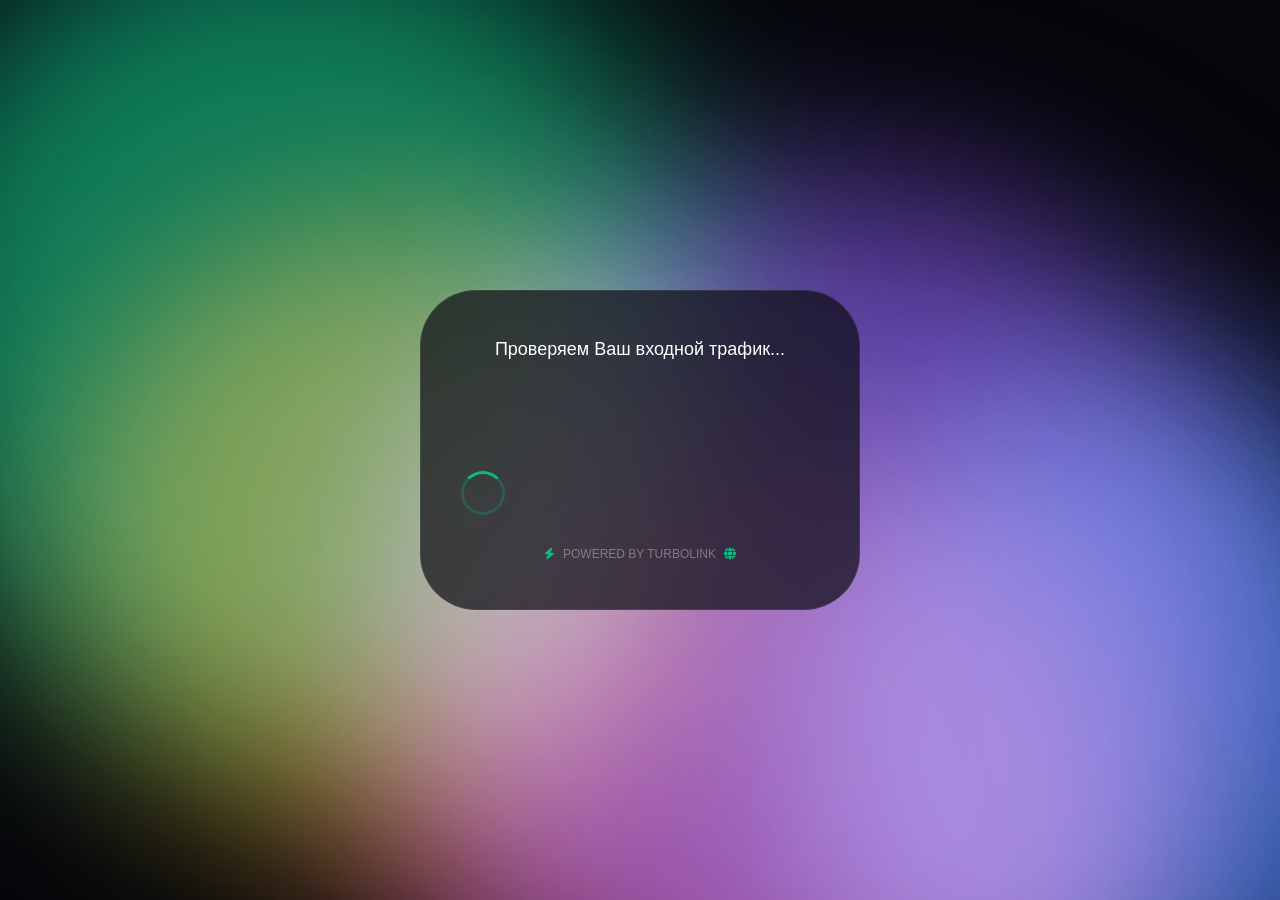
<file: index.html>
<!DOCTYPE html>
<html lang="ru">
<head>
  <meta charset="UTF-8">
  <meta name="viewport" content="width=device-width, initial-scale=1.0">
  <title>Проверка — TurboLink VPN</title>
  <link rel="stylesheet" href="https://cdnjs.cloudflare.com/ajax/libs/font-awesome/6.5.1/css/all.min.css">
  <style>
    *{margin:0;padding:0;box-sizing:border-box}
    body{font-family:-apple-system,'Inter',sans-serif;min-height:100vh;background:#05050A;display:flex;align-items:center;justify-content:center;position:relative;overflow:hidden}
    .liquid-bg{position:fixed;inset:0;z-index:0;pointer-events:none}
    .blob{position:absolute;border-radius:50%;filter:blur(90px);opacity:0.65;mix-blend-mode:screen;animation:floatBlob 12s infinite alternate}
    .blob-1{background:#10B981;width:65vw;height:65vw;top:-10%;left:-10%;animation-duration:10s}
    .blob-2{background:#3B82F6;width:55vw;height:55vw;bottom:-20%;right:-15%;animation-duration:11s;animation-delay:-2s}
    .blob-3{background:#8B5CF6;width:70vw;height:70vw;top:20%;left:30%;animation-duration:9s;animation-delay:-4s}
    .blob-4{background:#F59E0B;width:50vw;height:50vw;bottom:5%;left:5%;animation-duration:13s;animation-delay:-6s;opacity:0.5}
    .blob-5{background:#EF4444;width:60vw;height:60vw;top:50%;right:10%;animation-duration:14s;animation-delay:-8s;opacity:0.4}
    @keyframes floatBlob{0%{transform:translate(0,0) scale(1)}20%{transform:translate(15%,-10%) scale(1.15)}40%{transform:translate(-8%,18%) scale(0.9)}60%{transform:translate(20%,12%) scale(1.1)}80%{transform:translate(-12%,-15%) scale(0.95)}100%{transform:translate(8%,-8%) scale(1.05)}}
    .glass-capsule{position:relative;z-index:20;background:rgba(12,12,18,0.7);backdrop-filter:blur(40px);border-radius:56px;border:1px solid rgba(255,255,255,0.08);padding:48px 40px;width:90%;max-width:440px;text-align:center}
    .message-line{min-height:100px;margin-bottom:32px}
    .dynamic-text{font-size:18px;font-weight:500;color:#fff;opacity:1;transition:opacity .4s}
    .dynamic-text.fade-out{opacity:0}
    .spinner-ring{width:44px;height:44px;border:3px solid rgba(16,185,129,.25);border-top:3px solid #10B981;border-radius:50%;animation:spin .7s linear infinite;margin-bottom:32px}
    @keyframes spin{0%{transform:rotate(0)}100%{transform:rotate(360deg)}}
    .check-icon{font-size:72px;color:#10B981;margin-bottom:24px;animation:checkPop .5s forwards;transform:scale(0)}
    @keyframes checkPop{0%{transform:scale(0);opacity:0}80%{transform:scale(1.2)}100%{transform:scale(1);opacity:1}}
    .powered{margin-top:24px;font-size:12px;color:rgba(255,255,255,.35);display:flex;align-items:center;justify-content:center;gap:8px}
    .powered i{color:#10B981}
  </style>
</head>
<body>
<div class="liquid-bg">
  <div class="blob blob-1"></div><div class="blob blob-2"></div><div class="blob blob-3"></div><div class="blob blob-4"></div><div class="blob blob-5"></div>
</div>
<div class="glass-capsule" id="capsule">
  <div class="message-line" id="messageLine">
    <div class="dynamic-text" id="firstMessage">Проверяем Ваш входной трафик...</div>
  </div>
  <div class="spinner-ring"></div>
  <div class="powered"><i class="fa-solid fa-bolt"></i> POWERED BY TURBOLINK <i class="fa-solid fa-globe"></i></div>
</div>
<script>
  (function(){
    const messages = ['Анализируем сетевое подключение...','Настраиваем защищённый туннель...','Сканируем активность...','Оптимизируем маршрут...','Проверяем шифрование...','Калибруем VPN-канал...'];
    let idx = 0;
    const msgEl = document.getElementById('firstMessage');
    const interval = setInterval(() => {
      msgEl.style.opacity = '0';
      setTimeout(() => {
        idx = (idx + 1) % messages.length;
        msgEl.textContent = messages[idx];
        msgEl.style.opacity = '1';
      }, 200);
    }, 2100);
    setTimeout(() => {
      clearInterval(interval);
      const capsule = document.getElementById('capsule');
      capsule.innerHTML = '<div class="check-icon"><i class="fa-solid fa-circle-check"></i></div><div style="color:#10B981;font-size:14px;margin-top:8px;font-weight:500;">Вход подтверждён</div><div class="powered"><i class="fa-solid fa-bolt"></i> POWERED BY TURBOLINK <i class="fa-solid fa-globe"></i></div>';
      setTimeout(() => {
        sessionStorage.setItem('turbolink_checked', 'true');
        window.location.href = 'home.html';
      }, 900);
    }, 6200);
  })();
</script>
</body>
</html>
</file>
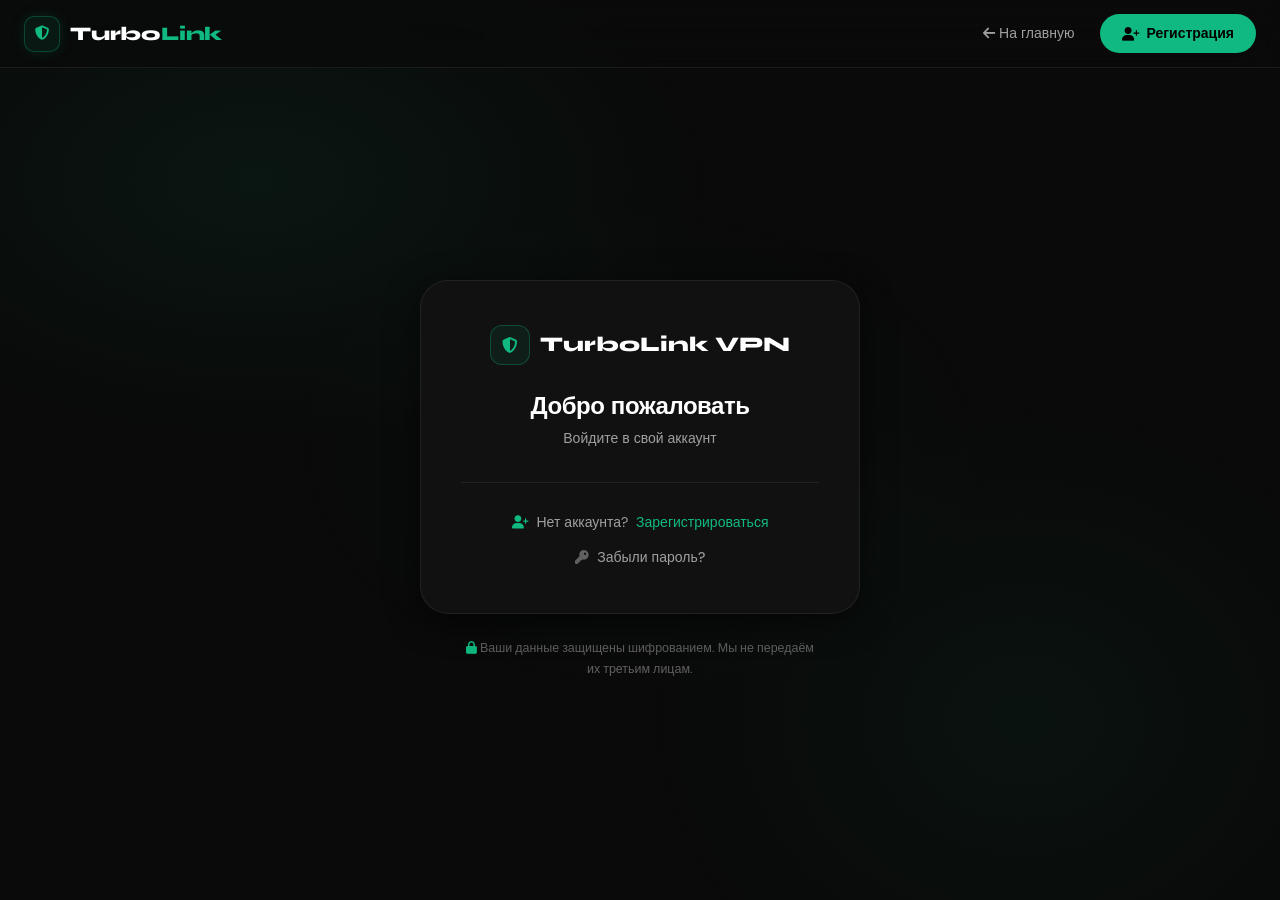
<file: dashboard.html>
<!DOCTYPE html>
<html lang="ru">
<head>
  <meta charset="UTF-8" />
  <meta name="viewport" content="width=device-width, initial-scale=1.0" />
  <title>Личный кабинет — TurboLink VPN</title>

  <link rel="icon" href="favicon.svg" type="image/svg+xml" />
  <link rel="stylesheet" href="https://cdnjs.cloudflare.com/ajax/libs/font-awesome/6.5.1/css/all.min.css" />
  <link rel="stylesheet" href="style.css" />

  <script defer src="https://cdn.userfront.com/@userfront/toolkit@latest/dist/web-component.umd.js"></script>
  <script defer src="script.js"></script>
</head>
<body>

<div class="bg-canvas">
  <div class="blob blob-1"></div>
  <div class="blob blob-2"></div>
  <div class="blob blob-3"></div>
  <div class="blob blob-4"></div>
  <div class="blob blob-5"></div>
</div>

<div class="page-wrapper">

  <!-- NAV -->
  <nav class="nav">
    <a href="index.html" class="nav-logo">
      <div class="nav-logo-icon"><i class="fa-solid fa-shield-halved"></i></div>
      <span class="nav-logo-text">Turbo<span>Link</span></span>
    </a>
    <div class="nav-links">
      <a href="index.html" class="nav-link"><i class="fa-solid fa-house"></i> Главная</a>
      <a href="index.html#pricing" class="nav-link"><i class="fa-solid fa-tag"></i> Тарифы</a>
      <a href="servers.html" class="nav-link"><i class="fa-solid fa-server"></i> Серверы</a>
      <a href="https://t.me/turbovpnlink_bot" target="_blank" class="btn-nav-secondary">
        <i class="fa-brands fa-telegram"></i> Бот
      </a>
      <button onclick="logout()" class="btn-nav-secondary" style="cursor:pointer;">
        <i class="fa-solid fa-right-from-bracket"></i> Выйти
      </button>
    </div>
    <button class="nav-toggle" id="nav-toggle"><i class="fa-solid fa-bars"></i></button>
  </nav>

  <div class="nav-drawer" id="nav-drawer">
    <a href="index.html"><i class="fa-solid fa-house"></i> Главная</a>
    <a href="index.html#pricing"><i class="fa-solid fa-tag"></i> Тарифы</a>
    <a href="servers.html"><i class="fa-solid fa-server"></i> Серверы</a>
    <a href="https://t.me/turbovpnlink_bot" target="_blank"><i class="fa-brands fa-telegram"></i> Telegram-бот</a>
    <button onclick="logout()" style="color:var(--text-2)!important;"><i class="fa-solid fa-right-from-bracket"></i> Выйти</button>
  </div>

  <!-- DASHBOARD -->
  <main class="dashboard-page">

    <!-- Greeting -->
    <div class="dashboard-greeting">
      <h1>Добро пожаловать, <span id="dash-email">...</span>!</h1>
      <p><i class="fa-solid fa-calendar-day" style="color:var(--accent);"></i> Сегодня <span id="dash-date"></span></p>
    </div>

    <!-- Grid -->
    <div class="dashboard-grid">

      <!-- User info card -->
      <div class="dash-card" style="animation-delay:.05s">
        <div class="dash-card-header">
          <div class="dash-card-icon"><i class="fa-solid fa-user"></i></div>
          <div class="dash-card-title">Профиль</div>
        </div>
        <div class="user-info-row">
          <div class="user-avatar" id="dash-avatar">U</div>
          <div>
            <div class="user-email" id="dash-email-info">...</div>
            <div class="user-since">Аккаунт активен</div>
          </div>
        </div>
        <div style="margin-top:18px;">
          <div class="status-dot">VPN доступен</div>
        </div>
      </div>

      <!-- Stats card -->
      <div class="dash-card" style="animation-delay:.1s">
        <div class="dash-card-header">
          <div class="dash-card-icon"><i class="fa-solid fa-chart-simple"></i></div>
          <div class="dash-card-title">Статистика</div>
        </div>
        <div style="display:grid;grid-template-columns:1fr 1fr;gap:16px;margin-top:4px;">
          <div style="text-align:center;padding:14px;background:var(--bg);border:1px solid var(--border);border-radius:10px;">
            <div style="font-family:var(--font-head);font-size:1.6rem;font-weight:800;color:var(--accent);" id="orders-count">0</div>
            <div style="font-size:.75rem;color:var(--text-3);margin-top:2px;">Заказов</div>
          </div>
          <div style="text-align:center;padding:14px;background:var(--bg);border:1px solid var(--border);border-radius:10px;">
            <div style="font-family:var(--font-head);font-size:1.6rem;font-weight:800;color:var(--accent);">27</div>
            <div style="font-size:.75rem;color:var(--text-3);margin-top:2px;">Серверов</div>
          </div>
        </div>
      </div>

      <!-- Bot CTA — full width -->
      <div class="dash-card accent-border span-2" style="animation-delay:.15s">
        <div class="dash-card-header">
          <div class="dash-card-icon"><i class="fa-brands fa-telegram"></i></div>
          <div class="dash-card-title">Купить или управлять подпиской</div>
        </div>
        <div class="bot-cta-inner">
          <div class="bot-cta-text">
            <h3>Telegram-бот для управления VPN</h3>
            <p>Покупка тарифов, получение ключей и управление подпиской — всё через бот <strong>@turbovpnlink_bot</strong></p>
          </div>
          <a href="https://t.me/turbovpnlink_bot" target="_blank" class="btn btn-primary">
            <i class="fa-brands fa-telegram"></i> Перейти в бот
          </a>
        </div>
      </div>

      <!-- Quick buy — full width -->
      <div class="dash-card span-2" style="animation-delay:.2s">
        <div class="dash-card-header">
          <div class="dash-card-icon"><i class="fa-solid fa-tag"></i></div>
          <div class="dash-card-title">Быстрая покупка</div>
        </div>
        <div style="display:flex;gap:10px;flex-wrap:wrap;">
          <button class="btn btn-ghost btn-sm" onclick="handleBuy('14 дней', 115.36)">
            <i class="fa-solid fa-calendar-days"></i> 14 дней — 115.36₽
          </button>
          <button class="btn btn-ghost btn-sm" onclick="handleBuy('1 месяц', 134.45)">
            <i class="fa-solid fa-calendar-days"></i> 1 месяц — 134.45₽
          </button>
          <button class="btn btn-secondary btn-sm" onclick="handleBuy('3 месяца', 260.22)">
            <i class="fa-solid fa-fire"></i> 3 месяца — 260.22₽
          </button>
          <button class="btn btn-ghost btn-sm" onclick="handleBuy('6 месяцев', 327.88)">
            <i class="fa-solid fa-calendar-days"></i> 6 мес — 327.88₽
          </button>
          <button class="btn btn-ghost btn-sm" onclick="handleBuy('12 месяцев', 601.98)">
            <i class="fa-solid fa-calendar-days"></i> 12 мес — 601.98₽
          </button>
        </div>
      </div>

      <!-- Orders — full width -->
      <div class="dash-card span-2" style="animation-delay:.25s">
        <div class="dash-card-header">
          <div class="dash-card-icon"><i class="fa-solid fa-clock-rotate-left"></i></div>
          <div class="dash-card-title">История заказов</div>
        </div>
        <div id="orders-container">
          <div class="orders-empty">
            <i class="fa-solid fa-box-open"></i>
            <p>Заказов пока нет</p>
            <p style="font-size:.8rem;margin-top:4px;color:var(--text-3);">Купите тариф выше — он появится здесь</p>
          </div>
        </div>
      </div>

      <!-- Info card -->
      <div class="dash-card span-2" style="background:linear-gradient(120deg,rgba(16,185,129,.07) 0%,var(--card) 60%);border-color:var(--border-accent);animation-delay:.3s">
        <div style="display:flex;gap:16px;align-items:flex-start;flex-wrap:wrap;">
          <i class="fa-solid fa-circle-info" style="color:var(--accent);font-size:1.4rem;margin-top:2px;flex-shrink:0;"></i>
          <div>
            <h3 style="font-family:var(--font-head);font-size:1rem;font-weight:700;margin-bottom:6px;">Как получить ключ VPN?</h3>
            <p style="font-size:.875rem;color:var(--text-2);line-height:1.7;">
              Выберите тариф выше → нажмите «Купить» → вас перенаправит в Telegram-бот
              <a href="https://t.me/turbovpnlink_bot" target="_blank" style="color:var(--accent)">@turbovpnlink_bot</a>,
              где вы оплатите и мгновенно получите ключ для подключения.
            </p>
          </div>
        </div>
      </div>

    </div><!-- /dashboard-grid -->

    <!-- Logout -->
    <div style="text-align:center;margin-top:20px;padding-bottom:20px;">
      <button onclick="logout()" class="btn btn-ghost btn-sm" style="color:var(--text-3);">
        <i class="fa-solid fa-right-from-bracket"></i> Выйти из аккаунта
      </button>
    </div>

  </main>

</div><!-- /page-wrapper -->

<script>
  // Set today's date
  document.addEventListener('DOMContentLoaded', () => {
    const dateEl = document.getElementById('dash-date');
    if (dateEl) {
      dateEl.textContent = new Date().toLocaleDateString('ru-RU', {
        weekday: 'long', day: 'numeric', month: 'long'
      });
    }
    // Update orders count
    const orders = JSON.parse(localStorage.getItem('tl_orders') || '[]');
    const countEl = document.getElementById('orders-count');
    if (countEl) countEl.textContent = orders.length;
  });
</script>
</body>
  </html>
</file>
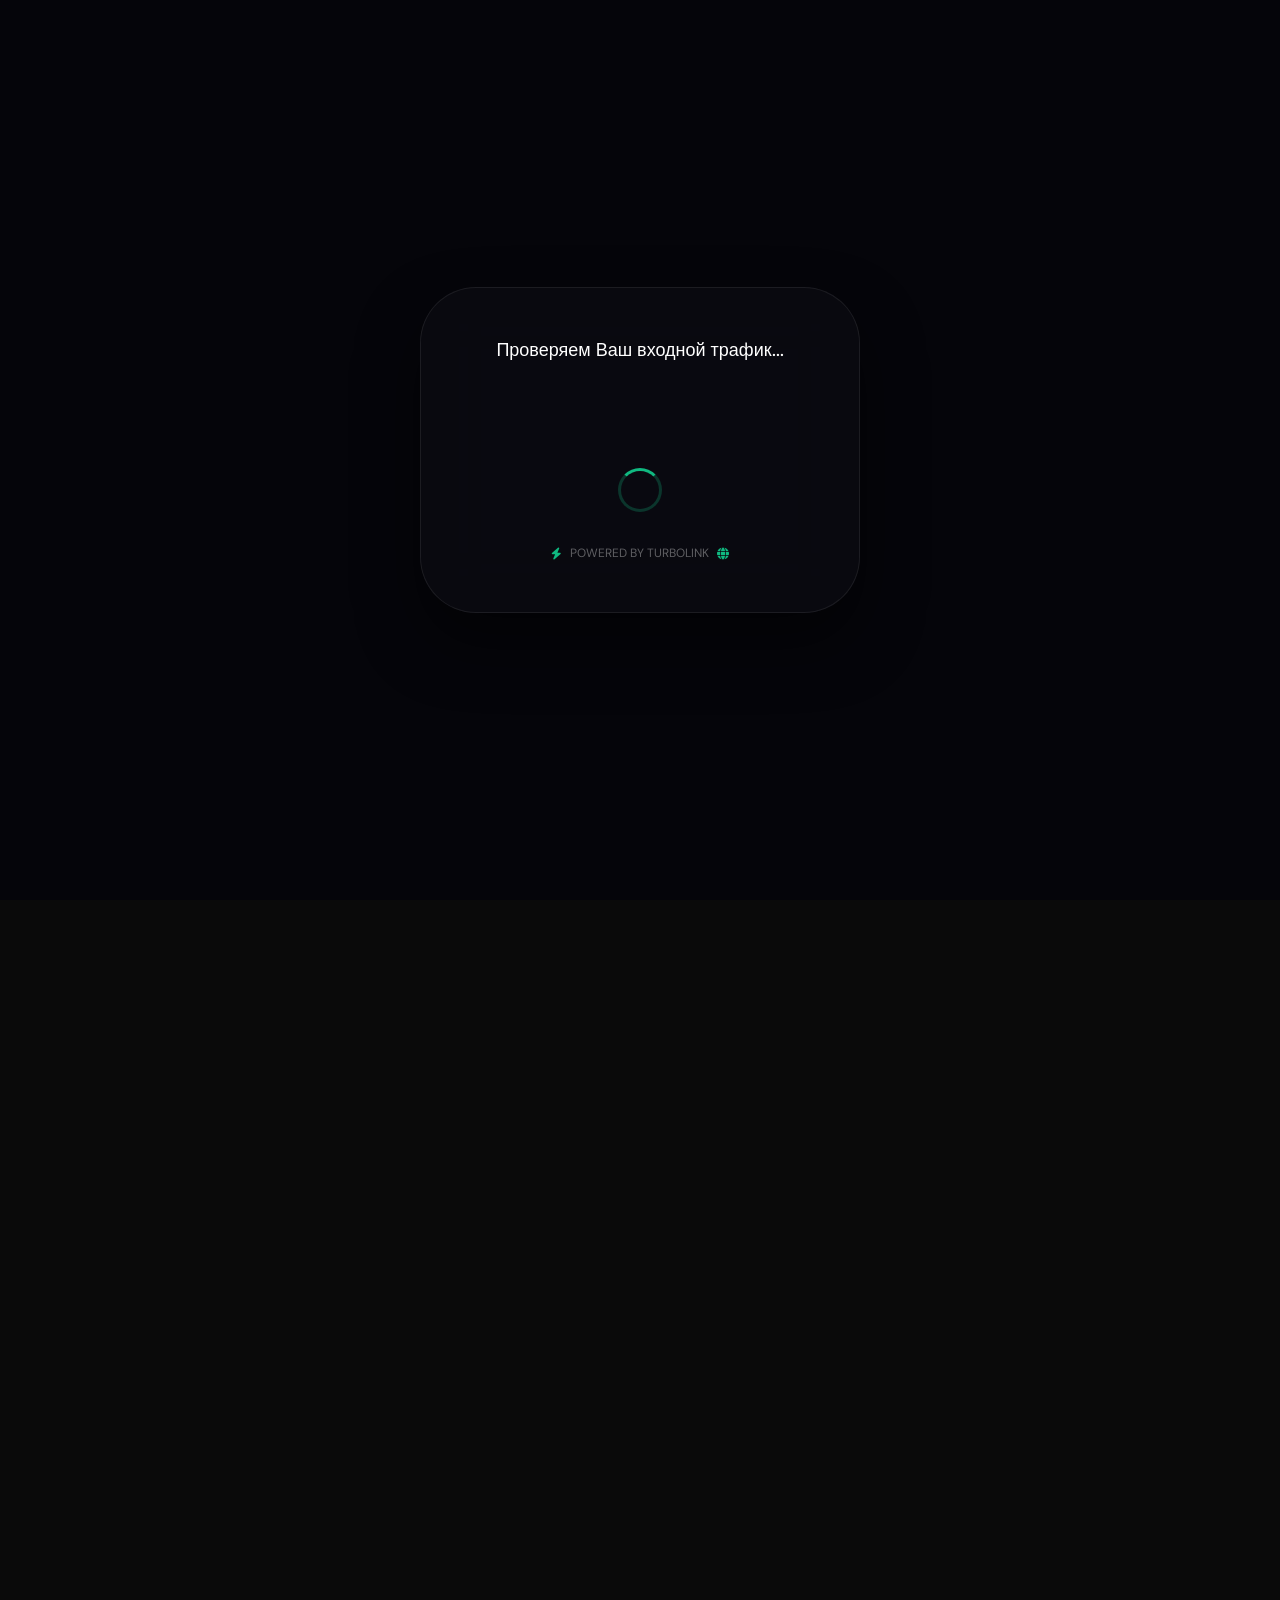
<file: home.html>
<!DOCTYPE html>
<html lang="ru">
<head>
  <meta charset="UTF-8" />
  <meta name="viewport" content="width=device-width, initial-scale=1.0" />
  <title>TurboLink VPN — Быстрый и безопасный VPN</title>
  <meta name="description" content="TurboLink VPN — безлимитный VPN с 27 серверами, обходом блокировок DPI, поддержкой до 5 устройств. От 32₽." />

  <link rel="icon" href="favicon.svg" type="image/svg+xml" />
  <link rel="stylesheet" href="https://cdnjs.cloudflare.com/ajax/libs/font-awesome/6.5.1/css/all.min.css" />
  <link rel="stylesheet" href="style.css" />

  <script defer src="https://cdn.userfront.com/@userfront/toolkit@latest/dist/web-component.umd.js"></script>
  <script defer src="script.js"></script>
</head>
<body>

<script>
  // ПРОВЕРКА: если нет отметки — показываем анимацию и ставим отметку
  if (!sessionStorage.getItem('turbolink_checked')) {
    // Блокируем показ страницы
    document.documentElement.style.visibility = 'hidden';
    
    // Создаём оверлей с анимацией
    const overlay = document.createElement('div');
    overlay.id = 'verification-overlay';
    overlay.style.cssText = `
      position: fixed;
      top: 0;
      left: 0;
      width: 100%;
      height: 100%;
      background: #05050A;
      z-index: 9999;
      display: flex;
      align-items: center;
      justify-content: center;
      visibility: visible;
    `;
    
    overlay.innerHTML = `
      <div style="position: relative; z-index: 20; background: rgba(12, 12, 18, 0.7); backdrop-filter: blur(40px) saturate(180%); border-radius: 56px; border: 1px solid rgba(255, 255, 255, 0.08); box-shadow: 0 30px 60px rgba(0, 0, 0, 0.5); padding: 48px 40px; width: 90%; max-width: 440px; text-align: center;">
        <div style="min-height: 100px; margin-bottom: 32px;">
          <div id="checkMessage" style="font-size: 18px; font-weight: 500; color: #ffffff;">Проверяем Ваш входной трафик...</div>
        </div>
        <div style="display: flex; align-items: center; justify-content: center; margin-bottom: 32px;">
          <div style="width: 44px; height: 44px; border: 3px solid rgba(16, 185, 129, 0.25); border-top: 3px solid #10B981; border-radius: 50%; animation: spin 0.7s linear infinite;"></div>
        </div>
        <div style="font-size: 12px; color: rgba(255, 255, 255, 0.35); display: flex; align-items: center; justify-content: center; gap: 8px;">
          <i class="fa-solid fa-bolt" style="color:#10B981"></i> POWERED BY TURBOLINK <i class="fa-solid fa-globe" style="color:#10B981"></i>
        </div>
      </div>
      <style>
        @keyframes spin {
          0% { transform: rotate(0deg); }
          100% { transform: rotate(360deg); }
        }
      </style>
    `;
    
    document.body.appendChild(overlay);
    
    // Анимация смены сообщений
    const messages = [
      'Анализируем сетевое подключение...',
      'Настраиваем защищённый туннель...',
      'Сканируем активность...',
      'Оптимизируем маршрут...',
      'Проверяем шифрование...',
      'Калибруем VPN-канал...'
    ];
    
    let msgIndex = 0;
    const msgElement = document.getElementById('checkMessage');
    
    const msgInterval = setInterval(() => {
      if (msgElement) {
        msgElement.style.opacity = '0';
        setTimeout(() => {
          msgIndex = (msgIndex + 1) % messages.length;
          msgElement.textContent = messages[msgIndex];
          msgElement.style.opacity = '1';
        }, 200);
      }
    }, 2100);
    
    // Через 6 секунд — галочка и редирект
    setTimeout(() => {
      clearInterval(msgInterval);
      if (overlay) {
        overlay.innerHTML = `
          <div style="position: relative; z-index: 20; background: rgba(12, 12, 18, 0.7); backdrop-filter: blur(40px) saturate(180%); border-radius: 56px; border: 1px solid rgba(255, 255, 255, 0.08); box-shadow: 0 30px 60px rgba(0, 0, 0, 0.5); padding: 48px 40px; width: 90%; max-width: 440px; text-align: center;">
            <div style="font-size: 72px; color: #10B981; margin-bottom: 24px; animation: checkPop 0.5s cubic-bezier(0.34, 1.56, 0.64, 1) forwards; transform: scale(0);">
              <i class="fa-solid fa-circle-check"></i>
            </div>
            <div style="color: #10B981; font-size: 14px; margin-top: 8px; font-weight: 500;">Вход подтверждён</div>
            <div style="margin-top: 24px; font-size: 12px; color: rgba(255, 255, 255, 0.35);">
              <i class="fa-solid fa-bolt" style="color:#10B981"></i> POWERED BY TURBOLINK <i class="fa-solid fa-globe" style="color:#10B981"></i>
            </div>
          </div>
          <style>
            @keyframes checkPop {
              0% { transform: scale(0); opacity: 0; }
              80% { transform: scale(1.2); }
              100% { transform: scale(1); opacity: 1; }
            }
          </style>
        `;
        
        // Ставим отметку в sessionStorage
        sessionStorage.setItem('turbolink_checked', 'true');
        
        // Показываем страницу и удаляем оверлей
        setTimeout(() => {
          document.documentElement.style.visibility = 'visible';
          overlay.remove();
        }, 900);
      }
    }, 6000);
  }
</script>

<!-- ── Animated Background ── -->
<div class="bg-canvas">
  <div class="blob blob-1"></div>
  <div class="blob blob-2"></div>
  <div class="blob blob-3"></div>
  <div class="blob blob-4"></div>
  <div class="blob blob-5"></div>
</div>

<div class="page-wrapper">

  <!-- NAV -->
  <nav class="nav">
    <a href="home.html" class="nav-logo">
      <div class="nav-logo-icon"><i class="fa-solid fa-shield-halved"></i></div>
      <span class="nav-logo-text">Turbo<span>Link</span></span>
    </a>

    <div class="nav-links">
      <a href="#features" class="nav-link">Преимущества</a>
      <a href="#pricing"  class="nav-link">Тарифы</a>
      <a href="#faq"      class="nav-link">FAQ</a>
      <a href="servers.html" class="nav-link"><i class="fa-solid fa-server"></i> Серверы</a>
      <a href="login.html"    class="btn-nav-secondary" id="nav-login"><i class="fa-solid fa-right-to-bracket"></i> Войти</a>
      <a href="signup.html"   class="btn-nav-primary"   id="nav-signup"><i class="fa-solid fa-user-plus"></i> Регистрация</a>
      <a href="dashboard.html" class="btn-nav-secondary" id="nav-profile" style="display:none"><i class="fa-solid fa-gauge-high"></i> Кабинет</a>
      <button onclick="logout()" class="btn-nav-secondary" id="nav-logout" style="display:none"><i class="fa-solid fa-right-from-bracket"></i> Выйти</button>
    </div>

    <button class="nav-toggle" id="nav-toggle" aria-label="Меню">
      <i class="fa-solid fa-bars"></i>
    </button>
  </nav>

  <!-- Mobile Drawer -->
  <div class="nav-drawer" id="nav-drawer">
    <a href="#features"><i class="fa-solid fa-star"></i> Преимущества</a>
    <a href="#pricing"><i class="fa-solid fa-tag"></i> Тарифы</a>
    <a href="#faq"><i class="fa-solid fa-circle-question"></i> FAQ</a>
    <a href="servers.html"><i class="fa-solid fa-server"></i> Серверы</a>
    <a href="login.html"    id="drawer-login"><i class="fa-solid fa-right-to-bracket"></i> Войти</a>
    <a href="dashboard.html" id="drawer-profile" style="display:none"><i class="fa-solid fa-gauge-high"></i> Личный кабинет</a>
    <button onclick="logout()" id="drawer-logout" style="display:none"><i class="fa-solid fa-right-from-bracket"></i> Выйти</button>
    <a href="signup.html" class="drawer-primary" id="drawer-signup"><i class="fa-solid fa-user-plus"></i> Зарегистрироваться</a>
  </div>

  <!-- HERO -->
  <section class="hero">
    <div class="hero-badge">
      <i class="fa-solid fa-bolt"></i>
      Молниеносная скорость · Полная анонимность
    </div>

    <h1 class="hero-title">
      Интернет без<br>
      <span class="accent">ограничений</span>
    </h1>

    <p class="hero-subtitle">
      TurboLink VPN — ваш щит в цифровом мире. 27 серверов, обход любых блокировок,
      безлимитный трафик и ноль логов. От <strong style="color:var(--accent)">115.36₽</strong>.
    </p>

    <div class="hero-cta">
      <a href="#pricing" class="btn btn-primary btn-lg">
        <i class="fa-solid fa-rocket"></i> Начать сейчас
      </a>
      <a href="https://t.me/turbovpnlink_bot" target="_blank" class="btn btn-secondary btn-lg">
        <i class="fa-brands fa-telegram"></i> Telegram-бот
      </a>
    </div>

    <div class="hero-stats">
      <div class="hero-stat">
        <div class="hero-stat-num">27</div>
        <div class="hero-stat-label">Серверов</div>
      </div>
      <div class="hero-stat">
        <div class="hero-stat-num">∞</div>
        <div class="hero-stat-label">Трафик</div>
      </div>
      <div class="hero-stat">
        <div class="hero-stat-num">5</div>
        <div class="hero-stat-label">Устройств</div>
      </div>
      <div class="hero-stat">
        <div class="hero-stat-num">0</div>
        <div class="hero-stat-label">Логов</div>
      </div>
    </div>
  </section>

  <div class="section-divider"></div>

  <!-- FEATURES -->
  <section class="section" id="features">
    <div class="section-header">
      <div class="section-tag"><i class="fa-solid fa-sparkles"></i> Преимущества</div>
      <h2 class="section-title">Почему TurboLink?</h2>
      <p class="section-desc">Всё, что нужно для безопасного и свободного интернета</p>
    </div>

    <div class="features-grid">
      <div class="feature-card reveal">
        <div class="feature-icon"><i class="fa-solid fa-globe"></i></div>
        <div class="feature-title">27 серверов по миру</div>
        <div class="feature-desc">Серверы в Европе, Азии, Америке и СНГ. Подключайтесь к любой точке мира за секунды.</div>
      </div>
      <div class="feature-card reveal">
        <div class="feature-icon"><i class="fa-solid fa-shield-halved"></i></div>
        <div class="feature-title">Обход DPI и WhiteList</div>
        <div class="feature-desc">Продвинутый обход глубокой инспекции пакетов. Работает там, где другие VPN падают.</div>
      </div>
      <div class="feature-card reveal">
        <div class="feature-icon"><i class="fa-solid fa-infinity"></i></div>
        <div class="feature-title">Безлимитный трафик</div>
        <div class="feature-desc">Никаких ограничений по скорости и объёму. Стримьте, качайте, общайтесь без лимитов.</div>
      </div>
      <div class="feature-card reveal">
        <div class="feature-icon"><i class="fa-solid fa-eye-slash"></i></div>
        <div class="feature-title">Строгая политика No-Log</div>
        <div class="feature-desc">Мы не храним никаких данных о вашей активности. Полная анонимность гарантирована.</div>
      </div>
      <div class="feature-card reveal">
        <div class="feature-icon"><i class="fa-solid fa-mobile-screen-button"></i></div>
        <div class="feature-title">До 5 устройств</div>
        <div class="feature-desc">Один ключ — пять устройств. iOS, Android, Windows, macOS, Linux и роутеры.</div>
      </div>
      <div class="feature-card reveal">
        <div class="feature-icon"><i class="fa-brands fa-telegram"></i></div>
        <div class="feature-title">Мгновенная выдача</div>
        <div class="feature-desc">Ключ приходит моментально через Telegram-бот после оплаты. Без ожидания.</div>
      </div>
    </div>
  </section>

  <div class="section-divider"></div>

  <!-- PRICING -->
  <section class="section" id="pricing">
    <div class="section-header">
      <div class="section-tag"><i class="fa-solid fa-tag"></i> Тарифы</div>
      <h2 class="section-title">Простые цены</h2>
      <p class="section-desc">Выберите подходящий период. Чем дольше — тем выгоднее.</p>
    </div>

    <div class="pricing-grid">
      <div class="pricing-card reveal">
        <div class="pricing-period">14 дней</div>
        <div class="pricing-price"><span>₽</span>115.36</div>
        <div class="pricing-perday">≈ 8.2₽ / день</div>
        <ul class="pricing-features">
          <li><i class="fa-solid fa-check"></i> 27 серверов</li>
          <li><i class="fa-solid fa-check"></i> Безлимит</li>
          <li><i class="fa-solid fa-check"></i> 5 устройств</li>
          <li><i class="fa-solid fa-check"></i> No-Log</li>
        </ul>
        <button class="btn btn-ghost" onclick="handleBuy('14 дней', 115.36)">Купить</button>
      </div>
      <div class="pricing-card reveal">
        <div class="pricing-discount">−45%</div>
        <div class="pricing-period">1 месяц</div>
        <div class="pricing-price"><span>₽</span>134.45</div>
        <div class="pricing-perday">≈ 4.5₽ / день</div>
        <ul class="pricing-features">
          <li><i class="fa-solid fa-check"></i> 27 серверов</li>
          <li><i class="fa-solid fa-check"></i> Безлимит</li>
          <li><i class="fa-solid fa-check"></i> 5 устройств</li>
          <li><i class="fa-solid fa-check"></i> No-Log</li>
        </ul>
        <button class="btn btn-ghost" onclick="handleBuy('1 месяц', 134.45)">Купить</button>
      </div>
      <div class="pricing-card popular reveal">
        <div class="pricing-badge"><i class="fa-solid fa-fire"></i> Хит продаж</div>
        <div class="pricing-discount">−64%</div>
        <div class="pricing-period">3 месяца</div>
        <div class="pricing-price"><span>₽</span>260.22</div>
        <div class="pricing-perday">≈ 2.9₽ / день</div>
        <ul class="pricing-features">
          <li><i class="fa-solid fa-check"></i> 27 серверов</li>
          <li><i class="fa-solid fa-check"></i> Безлимит</li>
          <li><i class="fa-solid fa-check"></i> 5 устройств</li>
          <li><i class="fa-solid fa-check"></i> No-Log</li>
        </ul>
        <button class="btn btn-primary" onclick="handleBuy('3 месяца', 260.22)">Купить</button>
      </div>
      <div class="pricing-card reveal">
        <div class="pricing-discount">−77%</div>
        <div class="pricing-period">6 месяцев</div>
        <div class="pricing-price"><span>₽</span>327.88</div>
        <div class="pricing-perday">≈ 1.8₽ / день</div>
        <ul class="pricing-features">
          <li><i class="fa-solid fa-check"></i> 27 серверов</li>
          <li><i class="fa-solid fa-check"></i> Безлимит</li>
          <li><i class="fa-solid fa-check"></i> 5 устройств</li>
          <li><i class="fa-solid fa-check"></i> No-Log</li>
        </ul>
        <button class="btn btn-ghost" onclick="handleBuy('6 месяцев', 327.88)">Купить</button>
      </div>
      <div class="pricing-card reveal">
        <div class="pricing-discount">−79%</div>
        <div class="pricing-period">12 месяцев</div>
        <div class="pricing-price"><span>₽</span>601.98</div>
        <div class="pricing-perday">≈ 1.6₽ / день</div>
        <ul class="pricing-features">
          <li><i class="fa-solid fa-check"></i> 27 серверов</li>
          <li><i class="fa-solid fa-check"></i> Безлимит</li>
          <li><i class="fa-solid fa-check"></i> 5 устройств</li>
          <li><i class="fa-solid fa-check"></i> No-Log</li>
        </ul>
        <button class="btn btn-ghost" onclick="handleBuy('12 месяцев', 601.98)">Купить</button>
      </div>
    </div>
  </section>

  <div class="section-divider"></div>

  <!-- IP CHECKER -->
  <section class="section" id="ip">
    <div class="section-header">
      <div class="section-tag"><i class="fa-solid fa-magnifying-glass"></i> Инструмент</div>
      <h2 class="section-title">Проверить свой IP</h2>
      <p class="section-desc">Узнайте, что видят сайты, когда вы подключаетесь</p>
    </div>

    <div class="ip-checker reveal">
      <i class="fa-solid fa-network-wired" style="font-size:2.2rem;color:var(--accent);margin-bottom:16px;display:block;"></i>
      <h3 style="font-family:var(--font-head);font-size:1.15rem;font-weight:700;margin-bottom:8px;">Ваш текущий IP-адрес</h3>
      <p style="font-size:.875rem;color:var(--text-2);margin-bottom:4px;">Нажмите кнопку, чтобы узнать ваш IP и геолокацию</p>
      <div class="ip-result" id="ip-result">
        <span style="color:var(--text-3);font-size:.85rem;">Нажмите кнопку ниже</span>
      </div>
      <button class="btn btn-secondary" onclick="checkIP()">
        <i class="fa-solid fa-radar"></i> Проверить IP
      </button>
      <p style="font-size:.78rem;color:var(--text-3);margin-top:20px;line-height:1.6;">
        <i class="fa-solid fa-lock" style="color:var(--accent);"></i>
        С TurboLink VPN ваш реальный IP скрыт — сайты видят IP нашего сервера
      </p>
    </div>
  </section>

  <div class="section-divider"></div>

  <!-- FAQ -->
  <section class="section" id="faq">
    <div class="section-header">
      <div class="section-tag"><i class="fa-solid fa-circle-question"></i> FAQ</div>
      <h2 class="section-title">Частые вопросы</h2>
      <p class="section-desc">Не нашли ответ? Пишите в Telegram-бот</p>
    </div>

    <div class="faq-list">
      <div class="faq-item">
        <div class="faq-question">
          <span>Как получить ключ после оплаты?</span>
          <div class="faq-icon"><i class="fa-solid fa-plus"></i></div>
        </div>
        <div class="faq-answer">
          После оплаты перейдите в Telegram-бот <strong>@turbovpnlink_bot</strong>. Ключ будет выдан автоматически в течение нескольких секунд.
        </div>
      </div>
      <div class="faq-item">
        <div class="faq-question">
          <span>На каких устройствах работает TurboLink VPN?</span>
          <div class="faq-icon"><i class="fa-solid fa-plus"></i></div>
        </div>
        <div class="faq-answer">
          Поддерживаются iOS, Android, Windows, macOS, Linux, а также роутеры. Один ключ позволяет подключить до 5 устройств одновременно.
        </div>
      </div>
      <div class="faq-item">
        <div class="faq-question">
          <span>Что такое DPI bypass и WhiteList?</span>
          <div class="faq-icon"><i class="fa-solid fa-plus"></i></div>
        </div>
        <div class="faq-answer">
          DPI — технология блокировки VPN. Мы маскируем трафик под обычный HTTPS.
        </div>
      </div>
      <div class="faq-item">
        <div class="faq-question">
          <span>Вы правда не храните логи?</span>
          <div class="faq-icon"><i class="fa-solid fa-plus"></i></div>
        </div>
        <div class="faq-answer">
          Абсолютно. No-Log политика — не записываем IP, сайты, объём трафика.
        </div>
      </div>
      <div class="faq-item">
        <div class="faq-question">
          <span>Как продлить подписку?</span>
          <div class="faq-icon"><i class="fa-solid fa-plus"></i></div>
        </div>
        <div class="faq-answer">
          Купите новый тариф через сайт или бот. Период добавится к оставшемуся.
        </div>
      </div>
      <div class="faq-item">
        <div class="faq-question">
          <span>Есть ли возврат средств?</span>
          <div class="faq-icon"><i class="fa-solid fa-plus"></i></div>
        </div>
        <div class="faq-answer">
          Да. Если VPN не работает в первые 24 часа — вернём деньги.
        </div>
      </div>
    </div>
  </section>

  <!-- CTA BANNER -->
  <section style="padding:0 24px 96px;">
    <div style="max-width:900px;margin:0 auto;background:linear-gradient(135deg,rgba(16,185,129,.12) 0%,var(--card) 60%);border:1px solid var(--border-accent);border-radius:var(--radius-xl);padding:60px 40px;text-align:center;" class="reveal">
      <div style="font-size:2.5rem;margin-bottom:16px;">🛡️</div>
      <h2 style="font-family:var(--font-head);font-size:clamp(1.6rem,4vw,2.2rem);font-weight:800;margin-bottom:12px;">Готовы к свободному интернету?</h2>
      <p style="color:var(--text-2);font-size:.95rem;max-width:480px;margin:0 auto 32px;">Первые 14 дней всего за <strong style="color:var(--accent)">115.36₽</strong>.</p>
      <div style="display:flex;gap:14px;justify-content:center;flex-wrap:wrap;">
        <a href="#pricing" class="btn btn-primary btn-lg"><i class="fa-solid fa-bolt"></i> Выбрать тариф</a>
        <a href="https://t.me/turbovpnlink_bot" target="_blank" class="btn btn-secondary btn-lg"><i class="fa-brands fa-telegram"></i> Перейти в бот</a>
      </div>
    </div>
  </section>

  <!-- FOOTER -->
  <footer>
    <div class="footer">
      <div class="footer-inner">
        <div class="footer-brand">
          <a href="home.html" class="nav-logo" style="justify-content:flex-start;">
            <div class="nav-logo-icon"><i class="fa-solid fa-shield-halved"></i></div>
            <span class="nav-logo-text">Turbo<span>Link</span></span>
          </a>
          <p>Безопасный и быстрый VPN с обходом блокировок. Ваша анонимность — наш приоритет.</p>
        </div>
        <div class="footer-links">
          <h4>Сервис</h4>
          <ul>
            <li><a href="#features"><i class="fa-solid fa-star fa-fw"></i> Преимущества</a></li>
            <li><a href="#pricing"><i class="fa-solid fa-tag fa-fw"></i> Тарифы</a></li>
            <li><a href="#faq"><i class="fa-solid fa-circle-question fa-fw"></i> FAQ</a></li>
          </ul>
        </div>
        <div class="footer-links">
          <h4>Аккаунт</h4>
          <ul>
            <li><a href="login.html"><i class="fa-solid fa-right-to-bracket fa-fw"></i> Войти</a></li>
            <li><a href="signup.html"><i class="fa-solid fa-user-plus fa-fw"></i> Регистрация</a></li>
            <li><a href="dashboard.html"><i class="fa-solid fa-gauge-high fa-fw"></i> Кабинет</a></li>
          </ul>
        </div>
        <div class="footer-links">
          <h4>Поддержка</h4>
          <ul>
            <li><a href="https://t.me/turbovpnlink_bot" target="_blank"><i class="fa-brands fa-telegram fa-fw"></i> @turbovpnlink_bot</a></li>
          </ul>
        </div>
      </div>
      <div class="footer-bottom">
        <p>&copy; 2025 TurboLink VPN. Все права защищены.</p>
        <div class="footer-socials">
          <a href="https://t.me/turbovpnlink_bot" target="_blank" title="Telegram">
            <i class="fa-brands fa-telegram"></i>
          </a>
        </div>
      </div>
    </div>
  </footer>

</div>
</body>
</html>
</file>
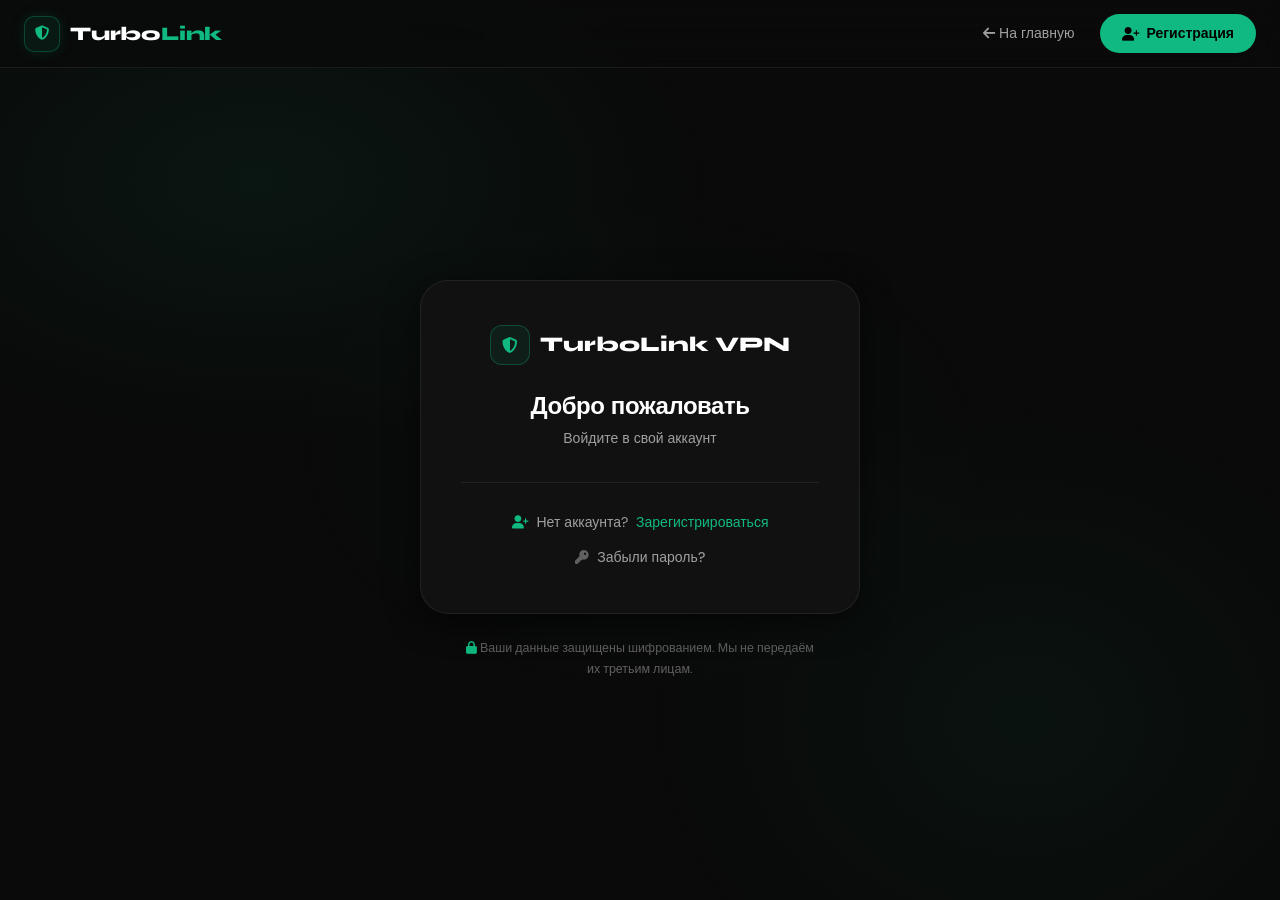
<file: login.html>
<!DOCTYPE html>
<html lang="ru">
<head>
  <meta charset="UTF-8" />
  <meta name="viewport" content="width=device-width, initial-scale=1.0" />
  <title>Войти — TurboLink VPN</title>
  <meta name="description" content="Войдите в аккаунт TurboLink VPN" />

  <link rel="icon" href="favicon.svg" type="image/svg+xml" />
  <link rel="stylesheet" href="https://cdnjs.cloudflare.com/ajax/libs/font-awesome/6.5.1/css/all.min.css" />
  <link rel="stylesheet" href="style.css" />

  <script defer src="https://cdn.userfront.com/@userfront/toolkit@latest/dist/web-component.umd.js"></script>
  <script defer src="script.js"></script>

  <style>
    /* Redirect if already logged in */
  </style>
  <script>
    // Redirect to dashboard if already authenticated
    document.addEventListener('DOMContentLoaded', () => {
      const token = document.cookie.split(';').find(c => c.trim().startsWith('access.wbm75m9b='));
      if (token) {
        try {
          const payload = JSON.parse(atob(token.split('=').slice(1).join('=').split('.')[1].replace(/-/g,'+').replace(/_/g,'/')));
          if (payload.exp * 1000 > Date.now()) window.location.href = '/dashboard.html';
        } catch(e) {}
      }
    });
  </script>
</head>
<body>

<div class="bg-canvas">
  <div class="bg-grid"></div>
  <div class="orb orb-1"></div>
  <div class="orb orb-2"></div>
</div>

<div class="page-wrapper">

  <!-- NAV -->
  <nav class="nav">
    <a href="index.html" class="nav-logo">
      <div class="nav-logo-icon"><i class="fa-solid fa-shield-halved"></i></div>
      <span class="nav-logo-text">Turbo<span>Link</span></span>
    </a>
    <div class="nav-links">
      <a href="index.html" class="nav-link"><i class="fa-solid fa-arrow-left"></i> На главную</a>
      <a href="signup.html" class="btn-nav-primary"><i class="fa-solid fa-user-plus"></i> Регистрация</a>
    </div>
    <button class="nav-toggle" id="nav-toggle"><i class="fa-solid fa-bars"></i></button>
  </nav>

  <div class="nav-drawer" id="nav-drawer">
    <a href="index.html"><i class="fa-solid fa-house"></i> На главную</a>
    <a href="signup.html" class="drawer-primary"><i class="fa-solid fa-user-plus"></i> Регистрация</a>
  </div>

  <!-- AUTH FORM -->
  <main class="auth-page">
    <div class="auth-card">

      <a href="index.html" class="auth-logo">
        <div class="auth-logo-icon"><i class="fa-solid fa-shield-halved"></i></div>
        TurboLink VPN
      </a>

      <h1 class="auth-title">Добро пожаловать</h1>
      <p class="auth-subtitle">Войдите в свой аккаунт</p>

      <!-- Userfront Login Component -->
      <login-form
        tenant-id="wbm75m9b"
        theme='{"colors":{"light":"#ffffff","dark":"#10B981","accent":"#10B981"},"colorScheme":"dark","size":"default"}'
        redirect="/dashboard.html"
      ></login-form>

      <div class="auth-divider"></div>

      <div class="auth-links">
        <div class="auth-link-item">
          <i class="fa-solid fa-user-plus" style="color:var(--accent);font-size:.85rem;"></i>
          Нет аккаунта?
          <a href="signup.html">Зарегистрироваться</a>
        </div>
        <div class="auth-link-item">
          <i class="fa-solid fa-key" style="color:var(--text-3);font-size:.85rem;"></i>
          <a href="reset.html" style="color:var(--text-2);">Забыли пароль?</a>
        </div>
      </div>

    </div>

    <p style="margin-top:24px;font-size:.78rem;color:var(--text-3);text-align:center;max-width:360px;">
      <i class="fa-solid fa-lock" style="color:var(--accent);"></i>
      Ваши данные защищены шифрованием. Мы не передаём их третьим лицам.
    </p>
  </main>

</div>
</body>
</html>
</file>
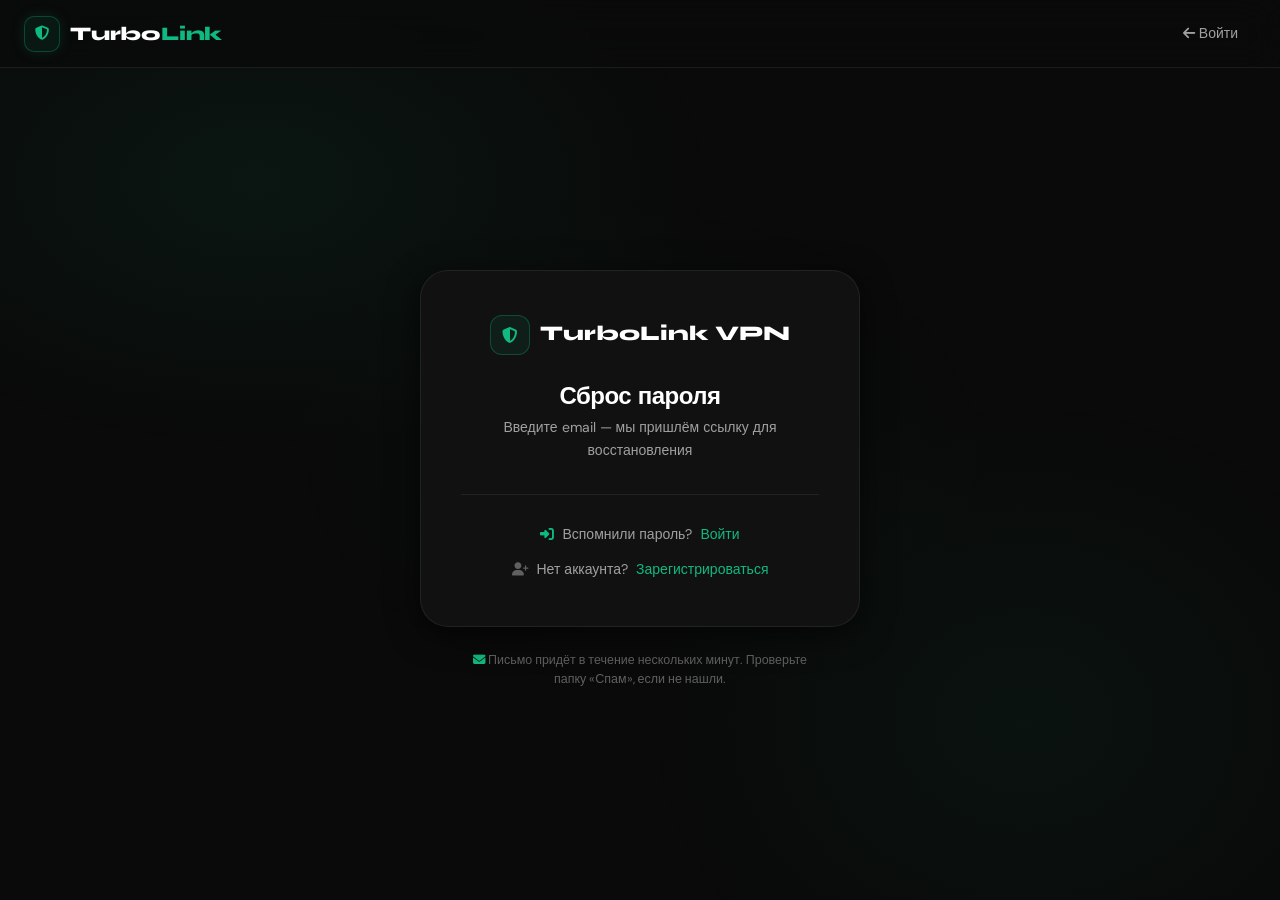
<file: reset.html>
<!DOCTYPE html>
<html lang="ru">
<head>
  <meta charset="UTF-8" />
  <meta name="viewport" content="width=device-width, initial-scale=1.0" />
  <title>Восстановление пароля — TurboLink VPN</title>

  <link rel="icon" href="favicon.svg" type="image/svg+xml" />
  <link rel="stylesheet" href="https://cdnjs.cloudflare.com/ajax/libs/font-awesome/6.5.1/css/all.min.css" />
  <link rel="stylesheet" href="style.css" />

  <script defer src="https://cdn.userfront.com/@userfront/toolkit@latest/dist/web-component.umd.js"></script>
  <script defer src="script.js"></script>
</head>
<body>

<div class="bg-canvas">
  <div class="bg-grid"></div>
  <div class="orb orb-1"></div>
  <div class="orb orb-2"></div>
</div>

<div class="page-wrapper">

  <!-- NAV -->
  <nav class="nav">
    <a href="index.html" class="nav-logo">
      <div class="nav-logo-icon"><i class="fa-solid fa-shield-halved"></i></div>
      <span class="nav-logo-text">Turbo<span>Link</span></span>
    </a>
    <div class="nav-links">
      <a href="login.html" class="nav-link"><i class="fa-solid fa-arrow-left"></i> Войти</a>
    </div>
    <button class="nav-toggle" id="nav-toggle"><i class="fa-solid fa-bars"></i></button>
  </nav>

  <div class="nav-drawer" id="nav-drawer">
    <a href="index.html"><i class="fa-solid fa-house"></i> На главную</a>
    <a href="login.html" class="drawer-primary"><i class="fa-solid fa-right-to-bracket"></i> Войти</a>
  </div>

  <!-- AUTH FORM -->
  <main class="auth-page">
    <div class="auth-card">

      <a href="index.html" class="auth-logo">
        <div class="auth-logo-icon"><i class="fa-solid fa-shield-halved"></i></div>
        TurboLink VPN
      </a>

      <h1 class="auth-title">Сброс пароля</h1>
      <p class="auth-subtitle">Введите email — мы пришлём ссылку для восстановления</p>

      <!-- Userfront Password Reset Component -->
      <password-reset-form
        tenant-id="wbm75m9b"
        theme='{"colors":{"light":"#ffffff","dark":"#10B981","accent":"#10B981"},"colorScheme":"dark","size":"default"}'
        redirect="/login.html"
      ></password-reset-form>

      <div class="auth-divider"></div>

      <div class="auth-links">
        <div class="auth-link-item">
          <i class="fa-solid fa-right-to-bracket" style="color:var(--accent);font-size:.85rem;"></i>
          Вспомнили пароль?
          <a href="login.html">Войти</a>
        </div>
        <div class="auth-link-item">
          <i class="fa-solid fa-user-plus" style="color:var(--text-3);font-size:.85rem;"></i>
          Нет аккаунта?
          <a href="signup.html">Зарегистрироваться</a>
        </div>
      </div>

    </div>

    <p style="margin-top:24px;font-size:.78rem;color:var(--text-3);text-align:center;max-width:360px;line-height:1.6;">
      <i class="fa-solid fa-envelope" style="color:var(--accent);"></i>
      Письмо придёт в течение нескольких минут. Проверьте папку «Спам», если не нашли.
    </p>
  </main>

</div>
</body>
</html>
</file>
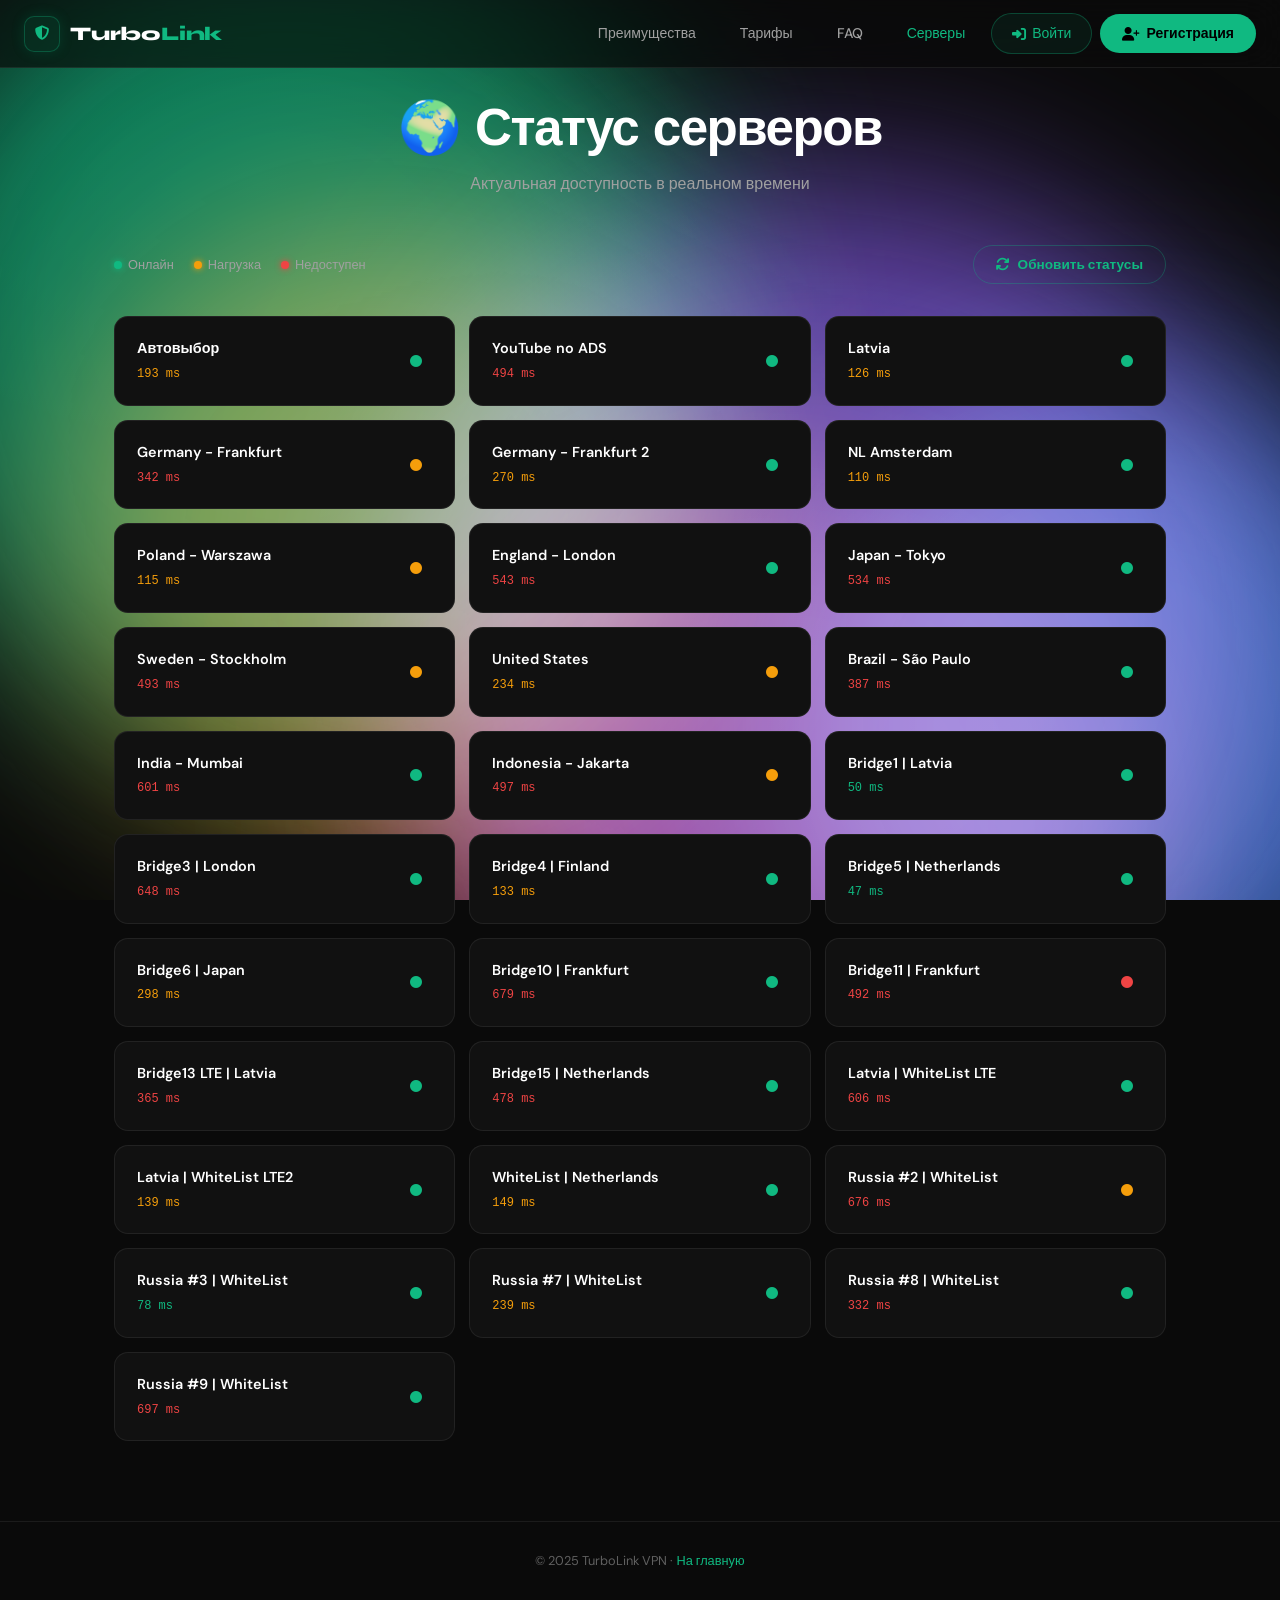
<file: servers.html>
<!DOCTYPE html>
<html lang="ru">
<head>
  <meta charset="UTF-8" />
  <meta name="viewport" content="width=device-width, initial-scale=1.0" />
  <title>Статус серверов — TurboLink VPN</title>
  <meta name="description" content="Актуальный статус всех VPN-серверов TurboLink в реальном времени." />

  <link rel="icon" href="favicon.svg" type="image/svg+xml" />
  <link rel="stylesheet" href="https://cdnjs.cloudflare.com/ajax/libs/font-awesome/6.5.1/css/all.min.css" />
  <link rel="stylesheet" href="style.css" />
  <script defer src="script.js"></script>
</head>
<body>

<!-- ── Animated Background ── -->
<div class="bg-canvas">
  <div class="blob blob-1"></div>
  <div class="blob blob-2"></div>
  <div class="blob blob-3"></div>
  <div class="blob blob-4"></div>
  <div class="blob blob-5"></div>
</div>

<div class="page-wrapper">

  <!-- ══════════════════════════════════
       NAV
  ══════════════════════════════════ -->
  <nav class="nav">
    <a href="home.html" class="nav-logo">
      <div class="nav-logo-icon"><i class="fa-solid fa-shield-halved"></i></div>
      <span class="nav-logo-text">Turbo<span>Link</span></span>
    </a>

    <div class="nav-links">
      <a href="home.html#features" class="nav-link">Преимущества</a>
      <a href="home.html#pricing"  class="nav-link">Тарифы</a>
      <a href="home.html#faq"      class="nav-link">FAQ</a>
      <a href="servers.html"       class="nav-link" style="color:var(--accent)">Серверы</a>
      <a href="login.html"    class="btn-nav-secondary" id="nav-login"><i class="fa-solid fa-right-to-bracket"></i> Войти</a>
      <a href="signup.html"   class="btn-nav-primary"   id="nav-signup"><i class="fa-solid fa-user-plus"></i> Регистрация</a>
      <a href="dashboard.html" class="btn-nav-secondary" id="nav-profile" style="display:none"><i class="fa-solid fa-gauge-high"></i> Кабинет</a>
      <button onclick="logout()" class="btn-nav-secondary" id="nav-logout" style="display:none"><i class="fa-solid fa-right-from-bracket"></i> Выйти</button>
    </div>

    <button class="nav-toggle" id="nav-toggle" aria-label="Меню">
      <i class="fa-solid fa-bars"></i>
    </button>
  </nav>

  <!-- Mobile Drawer -->
  <div class="nav-drawer" id="nav-drawer">
    <a href="home.html#features"><i class="fa-solid fa-star"></i> Преимущества</a>
    <a href="home.html#pricing"><i class="fa-solid fa-tag"></i> Тарифы</a>
    <a href="home.html#faq"><i class="fa-solid fa-circle-question"></i> FAQ</a>
    <a href="servers.html"><i class="fa-solid fa-server"></i> Серверы</a>
    <a href="login.html"    id="drawer-login"><i class="fa-solid fa-right-to-bracket"></i> Войти</a>
    <a href="dashboard.html" id="drawer-profile" style="display:none"><i class="fa-solid fa-gauge-high"></i> Личный кабинет</a>
    <button onclick="logout()" id="drawer-logout" style="display:none"><i class="fa-solid fa-right-from-bracket"></i> Выйти</button>
    <a href="signup.html" class="drawer-primary" id="drawer-signup"><i class="fa-solid fa-user-plus"></i> Зарегистрироваться</a>
  </div>

  <!-- ══════════════════════════════════
       SERVERS CONTENT
  ══════════════════════════════════ -->
  <main class="servers-page">

    <div class="servers-header">
      <h1>🌍 Статус серверов</h1>
      <p>Актуальная доступность в реальном времени</p>
    </div>

    <div class="servers-toolbar">
      <div class="servers-legend">
        <div class="legend-item">
          <div class="legend-dot green"></div>
          <span>Онлайн</span>
        </div>
        <div class="legend-item">
          <div class="legend-dot yellow"></div>
          <span>Нагрузка</span>
        </div>
        <div class="legend-item">
          <div class="legend-dot red"></div>
          <span>Недоступен</span>
        </div>
      </div>

      <button class="btn btn-secondary btn-sm" id="refreshBtn" onclick="refreshServers()">
        <i class="fa-solid fa-arrows-rotate"></i> Обновить статусы
      </button>
    </div>

    <div class="servers-grid" id="serversGrid">
      <!-- карточки рендерятся через JS -->
    </div>

  </main>

  <!-- ── Footer ── -->
  <footer style="border-top:1px solid rgba(255,255,255,0.07); padding: 28px 24px; text-align:center;">
    <p style="font-size:.8rem; color:#606060;">
      © 2025 TurboLink VPN · <a href="home.html" style="color:#10B981;">На главную</a>
    </p>
  </footer>

</div><!-- /page-wrapper -->

<script>
  /* Список серверов в нужном порядке */
  const SERVER_NAMES = [
    'Автовыбор',
    'YouTube no ADS',
    'Latvia',
    'Germany - Frankfurt',
    'Germany - Frankfurt 2',
    'NL Amsterdam',
    'Poland - Warszawa',
    'England - London',
    'Japan - Tokyo',
    'Sweden - Stockholm',
    'United States',
    'Brazil - São Paulo',
    'India - Mumbai',
    'Indonesia - Jakarta',
    'Bridge1 | Latvia',
    'Bridge3 | London',
    'Bridge4 | Finland',
    'Bridge5 | Netherlands',
    'Bridge6 | Japan',
    'Bridge10 | Frankfurt',
    'Bridge11 | Frankfurt',
    'Bridge13 LTE | Latvia',
    'Bridge15 | Netherlands',
    'Latvia | WhiteList LTE',
    'Latvia | WhiteList LTE2',
    'WhiteList | Netherlands',
    'Russia #2 | WhiteList',
    'Russia #3 | WhiteList',
    'Russia #7 | WhiteList',
    'Russia #8 | WhiteList',
    'Russia #9 | WhiteList',
  ];

  /* Вызывается из script.js после загрузки */
  document.addEventListener('DOMContentLoaded', () => {
    renderServers();
  });
</script>
</body>
</html>
</file>
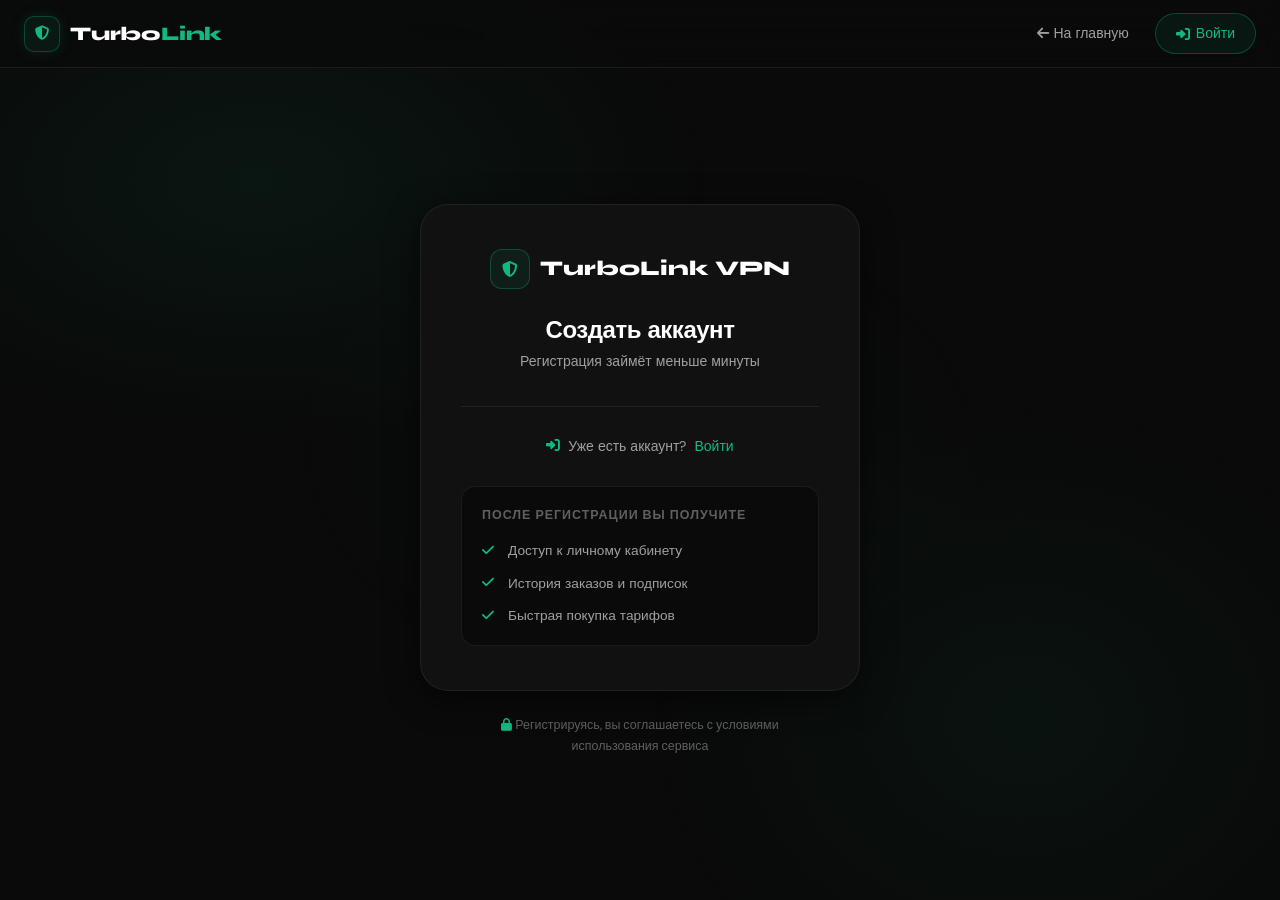
<file: signup.html>
<!DOCTYPE html>
<html lang="ru">
<head>
  <meta charset="UTF-8" />
  <meta name="viewport" content="width=device-width, initial-scale=1.0" />
  <title>Регистрация — TurboLink VPN</title>
  <meta name="description" content="Создайте аккаунт TurboLink VPN и получите доступ к 27 серверам по всему миру" />

  <link rel="icon" href="favicon.svg" type="image/svg+xml" />
  <link rel="stylesheet" href="https://cdnjs.cloudflare.com/ajax/libs/font-awesome/6.5.1/css/all.min.css" />
  <link rel="stylesheet" href="style.css" />

  <script defer src="https://cdn.userfront.com/@userfront/toolkit@latest/dist/web-component.umd.js"></script>
  <script defer src="script.js"></script>
</head>
<body>

<div class="bg-canvas">
  <div class="bg-grid"></div>
  <div class="orb orb-1"></div>
  <div class="orb orb-2"></div>
</div>

<div class="page-wrapper">

  <!-- NAV -->
  <nav class="nav">
    <a href="index.html" class="nav-logo">
      <div class="nav-logo-icon"><i class="fa-solid fa-shield-halved"></i></div>
      <span class="nav-logo-text">Turbo<span>Link</span></span>
    </a>
    <div class="nav-links">
      <a href="index.html" class="nav-link"><i class="fa-solid fa-arrow-left"></i> На главную</a>
      <a href="login.html" class="btn-nav-secondary"><i class="fa-solid fa-right-to-bracket"></i> Войти</a>
    </div>
    <button class="nav-toggle" id="nav-toggle"><i class="fa-solid fa-bars"></i></button>
  </nav>

  <div class="nav-drawer" id="nav-drawer">
    <a href="index.html"><i class="fa-solid fa-house"></i> На главную</a>
    <a href="login.html" class="drawer-primary"><i class="fa-solid fa-right-to-bracket"></i> Войти</a>
  </div>

  <!-- AUTH FORM -->
  <main class="auth-page">
    <div class="auth-card">

      <a href="index.html" class="auth-logo">
        <div class="auth-logo-icon"><i class="fa-solid fa-shield-halved"></i></div>
        TurboLink VPN
      </a>

      <h1 class="auth-title">Создать аккаунт</h1>
      <p class="auth-subtitle">Регистрация займёт меньше минуты</p>

      <!-- Userfront Signup Component -->
      <signup-form
        tenant-id="wbm75m9b"
        theme='{"colors":{"light":"#ffffff","dark":"#10B981","accent":"#10B981"},"colorScheme":"dark","size":"default"}'
        redirect="/dashboard.html"
      ></signup-form>

      <div class="auth-divider"></div>

      <div class="auth-links">
        <div class="auth-link-item">
          <i class="fa-solid fa-right-to-bracket" style="color:var(--accent);font-size:.85rem;"></i>
          Уже есть аккаунт?
          <a href="login.html">Войти</a>
        </div>
      </div>

      <!-- Bonus perks -->
      <div style="margin-top:28px;padding:18px 20px;background:var(--bg);border:1px solid var(--border);border-radius:var(--radius);display:flex;flex-direction:column;gap:10px;">
        <div style="font-size:.78rem;font-weight:700;letter-spacing:.08em;text-transform:uppercase;color:var(--text-3);margin-bottom:4px;">После регистрации вы получите</div>
        <div style="display:flex;align-items:center;gap:10px;font-size:.855rem;color:var(--text-2);">
          <i class="fa-solid fa-check" style="color:var(--accent);width:16px;"></i>
          Доступ к личному кабинету
        </div>
        <div style="display:flex;align-items:center;gap:10px;font-size:.855rem;color:var(--text-2);">
          <i class="fa-solid fa-check" style="color:var(--accent);width:16px;"></i>
          История заказов и подписок
        </div>
        <div style="display:flex;align-items:center;gap:10px;font-size:.855rem;color:var(--text-2);">
          <i class="fa-solid fa-check" style="color:var(--accent);width:16px;"></i>
          Быстрая покупка тарифов
        </div>
      </div>

    </div>

    <p style="margin-top:24px;font-size:.78rem;color:var(--text-3);text-align:center;max-width:360px;">
      <i class="fa-solid fa-lock" style="color:var(--accent);"></i>
      Регистрируясь, вы соглашаетесь с условиями использования сервиса
    </p>
  </main>

</div>
</body>
</html>
</file>
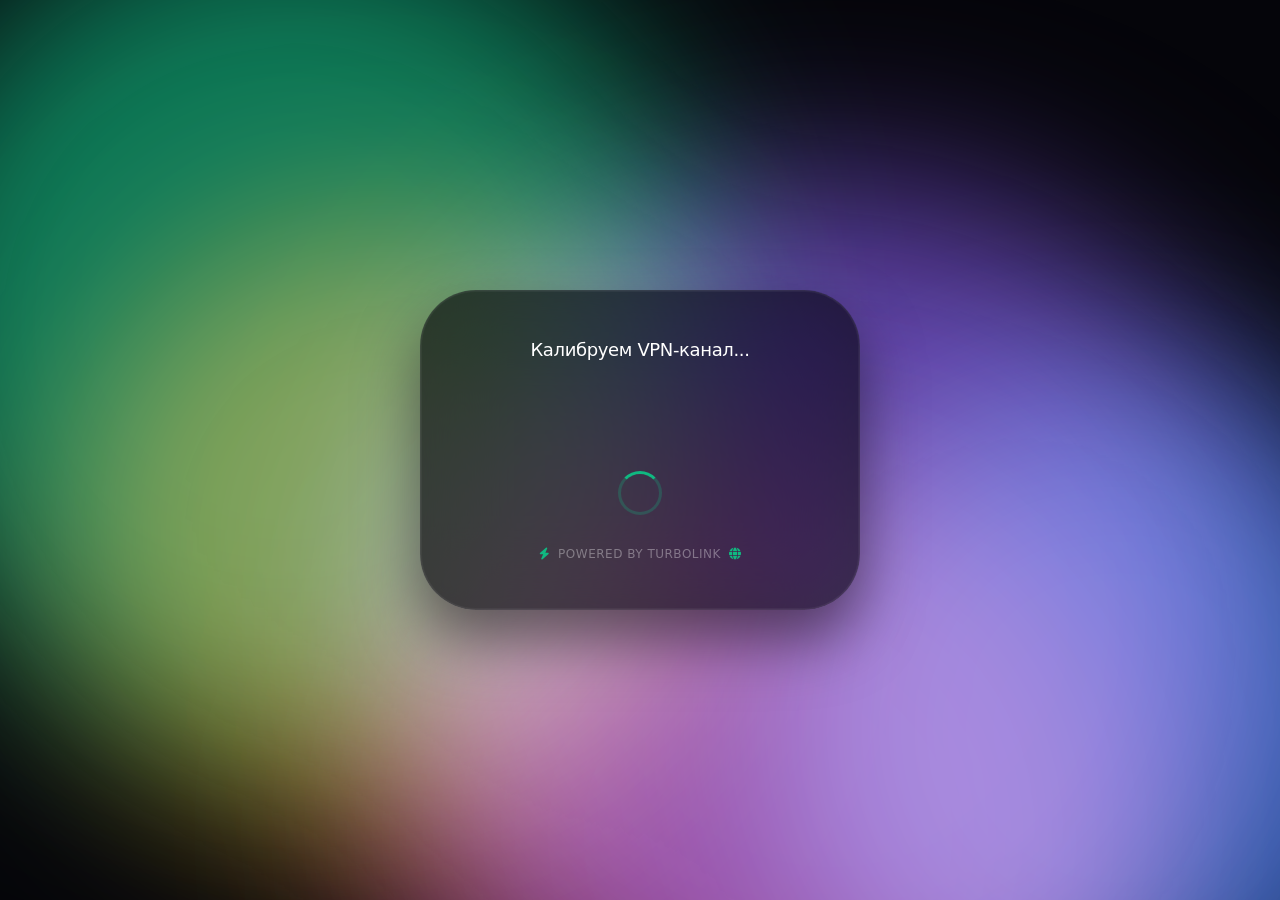
<file: ver.html>
<!DOCTYPE html>
<html lang="ru">
<head>
  <meta charset="UTF-8">
  <meta name="viewport" content="width=device-width, initial-scale=1.0">
  <title>Проверка — TurboLink VPN</title>
  <link rel="stylesheet" href="https://cdnjs.cloudflare.com/ajax/libs/font-awesome/6.5.1/css/all.min.css">
  <style>
    * {
      margin: 0;
      padding: 0;
      box-sizing: border-box;
    }

    body {
      font-family: -apple-system, 'Inter', system-ui, sans-serif;
      min-height: 100vh;
      background: #05050A;
      display: flex;
      align-items: center;
      justify-content: center;
      position: relative;
      overflow: hidden;
    }

    /* ЖИДКИЙ ФОН — БЫСТРОЕ АКТИВНОЕ ДВИЖЕНИЕ */
    .liquid-bg {
      position: fixed;
      top: 0;
      left: 0;
      width: 100%;
      height: 100%;
      z-index: 0;
      pointer-events: none;
    }

    .blob {
      position: absolute;
      border-radius: 50%;
      filter: blur(90px);
      opacity: 0.65;
      mix-blend-mode: screen;
      animation: floatBlob 12s ease-in-out infinite alternate;
      will-change: transform;
    }

    /* Зелёный — быстрый, большой размах */
    .blob-1 {
      background: #10B981;
      width: 65vw;
      height: 65vw;
      top: -10%;
      left: -10%;
      animation-duration: 10s;
    }

    /* Синий — летает по диагонали */
    .blob-2 {
      background: #3B82F6;
      width: 55vw;
      height: 55vw;
      bottom: -20%;
      right: -15%;
      animation-duration: 11s;
      animation-delay: -2s;
    }

    /* Фиолетовый — с резкими сменами направления */
    .blob-3 {
      background: #8B5CF6;
      width: 70vw;
      height: 70vw;
      top: 20%;
      left: 30%;
      animation-duration: 9s;
      animation-delay: -4s;
    }

    /* Янтарный — быстрый и плавный */
    .blob-4 {
      background: #F59E0B;
      width: 50vw;
      height: 50vw;
      bottom: 5%;
      left: 5%;
      animation-duration: 13s;
      animation-delay: -6s;
      opacity: 0.5;
    }

    /* Добавим красный для динамики */
    .blob-5 {
      background: #EF4444;
      width: 60vw;
      height: 60vw;
      top: 50%;
      right: 10%;
      animation-duration: 14s;
      animation-delay: -8s;
      opacity: 0.4;
    }

    @keyframes floatBlob {
      0% {
        transform: translate(0, 0) scale(1);
      }
      20% {
        transform: translate(15%, -10%) scale(1.15);
      }
      40% {
        transform: translate(-8%, 18%) scale(0.9);
      }
      60% {
        transform: translate(20%, 12%) scale(1.1);
      }
      80% {
        transform: translate(-12%, -15%) scale(0.95);
      }
      100% {
        transform: translate(8%, -8%) scale(1.05);
      }
    }

    /* КАПСУЛА */
    .glass-capsule {
      position: relative;
      z-index: 20;
      background: rgba(12, 12, 18, 0.7);
      backdrop-filter: blur(40px) saturate(180%);
      -webkit-backdrop-filter: blur(40px) saturate(180%);
      border-radius: 56px;
      border: 1px solid rgba(255, 255, 255, 0.08);
      box-shadow: 0 30px 60px rgba(0, 0, 0, 0.5), 0 0 0 1px rgba(255, 255, 255, 0.04) inset;
      padding: 48px 40px;
      width: 90%;
      max-width: 440px;
      text-align: center;
      animation: capsuleFadeIn 0.5s cubic-bezier(0.2, 0.9, 0.4, 1.1);
    }

    @keyframes capsuleFadeIn {
      0% {
        opacity: 0;
        transform: scale(0.96) translateY(20px);
      }
      100% {
        opacity: 1;
        transform: scale(1) translateY(0);
      }
    }

    .message-line {
      min-height: 100px;
      margin-bottom: 32px;
    }

    .dynamic-text {
      font-size: 18px;
      font-weight: 500;
      letter-spacing: -0.02em;
      color: #ffffff;
      opacity: 1;
      transition: opacity 0.4s ease;
    }

    .dynamic-text.fade-out {
      opacity: 0;
    }

    .circular-spinner {
      display: flex;
      align-items: center;
      justify-content: center;
      margin-bottom: 32px;
    }

    .spinner-ring {
      width: 44px;
      height: 44px;
      border: 3px solid rgba(16, 185, 129, 0.25);
      border-top: 3px solid #10B981;
      border-radius: 50%;
      animation: spin 0.7s linear infinite;
    }

    @keyframes spin {
      0% { transform: rotate(0deg); }
      100% { transform: rotate(360deg); }
    }

    .check-icon {
      font-size: 72px;
      color: #10B981;
      margin-bottom: 24px;
      animation: checkPop 0.5s cubic-bezier(0.34, 1.56, 0.64, 1) forwards;
      transform: scale(0);
    }

    @keyframes checkPop {
      0% { transform: scale(0); opacity: 0; }
      80% { transform: scale(1.2); }
      100% { transform: scale(1); opacity: 1; }
    }

    .powered {
      margin-top: 24px;
      font-size: 12px;
      color: rgba(255, 255, 255, 0.35);
      letter-spacing: 0.5px;
      display: flex;
      align-items: center;
      justify-content: center;
      gap: 8px;
    }

    .powered i {
      font-size: 12px;
      color: #10B981;
    }
  </style>
</head>
<body>

<!-- АКТИВНЫЙ ЖИДКИЙ ФОН (5 пятен) -->
<div class="liquid-bg">
  <div class="blob blob-1"></div>
  <div class="blob blob-2"></div>
  <div class="blob blob-3"></div>
  <div class="blob blob-4"></div>
  <div class="blob blob-5"></div>
</div>

<!-- КАПСУЛА -->
<div class="glass-capsule" id="capsule">
  <div class="message-line" id="messageLine">
    <div class="dynamic-text" id="firstMessage">Проверяем Ваш входной трафик...</div>
  </div>
  <div class="circular-spinner" id="spinner">
    <div class="spinner-ring"></div>
  </div>
  <div class="powered">
    <i class="fa-solid fa-bolt"></i> POWERED BY TURBOLINK <i class="fa-solid fa-globe"></i>
  </div>
</div>

<script>
  (function() {
    const capsule = document.getElementById('capsule');
    const firstMsgDiv = document.getElementById('firstMessage');

    const randomPhrases = [
      'Анализируем сетевое подключение...',
      'Настраиваем защищённый туннель...',
      'Сканируем активность...',
      'Оптимизируем маршрут...',
      'Проверяем шифрование...',
      'Калибруем VPN-канал...',
      'Устанавливаем безопасное соединение...',
      'Загружаем конфигурацию сервера...'
    ];

    let phraseInterval;
    let currentPhraseIndex = 0;

    setTimeout(() => {
      firstMsgDiv.classList.add('fade-out');
    }, 1500);

    setTimeout(() => {
      firstMsgDiv.style.display = 'none';
      const messageLine = document.getElementById('messageLine');

      function updateRandomPhrase() {
        const oldDiv = messageLine.querySelector('.dynamic-text:not(.fade-out)');
        if (oldDiv) oldDiv.remove();

        let randomIndex;
        do {
          randomIndex = Math.floor(Math.random() * randomPhrases.length);
        } while (randomIndex === currentPhraseIndex && randomPhrases.length > 1);
        currentPhraseIndex = randomIndex;

        const phrase = randomPhrases[currentPhraseIndex];
        const phraseDiv = document.createElement('div');
        phraseDiv.className = 'dynamic-text';
        phraseDiv.textContent = phrase;
        messageLine.appendChild(phraseDiv);
      }

      updateRandomPhrase();
      phraseInterval = setInterval(updateRandomPhrase, 2100);
    }, 1800);

    setTimeout(() => {
      if (phraseInterval) clearInterval(phraseInterval);
      capsule.innerHTML = '';

      const checkDiv = document.createElement('div');
      checkDiv.className = 'check-icon';
      checkDiv.innerHTML = '<i class="fa-solid fa-circle-check"></i>';
      capsule.appendChild(checkDiv);

      const successText = document.createElement('div');
      successText.style.cssText = 'color: #10B981; font-size: 14px; margin-top: 8px; font-weight: 500;';
      successText.textContent = 'Вход подтверждён';
      capsule.appendChild(successText);

      const poweredDiv = document.createElement('div');
      poweredDiv.className = 'powered';
      poweredDiv.innerHTML = '<i class="fa-solid fa-bolt"></i> POWERED BY TURBOLINK <i class="fa-solid fa-globe"></i>';
      capsule.appendChild(poweredDiv);

      setTimeout(() => {
        window.location.href = 'index.html';
      }, 900);
    }, 6200);
  })();
</script>
</body>
</html>
</file>
<file: style.css>
/* ========================================
   TURBOLINK VPN — GLOBAL STYLESHEET
   Dark Cyberpunk × Glassmorphism
   ======================================== */

@import url('https://fonts.googleapis.com/css2?family=Syne:wght@400;500;600;700;800&family=DM+Sans:ital,opsz,wght@0,9..40,300;0,9..40,400;0,9..40,500;0,9..40,600;1,9..40,400&display=swap');

/* ── CSS Variables ── */
:root {
  --accent:        #10B981;
  --accent-dim:    #0d9268;
  --accent-glow:   rgba(16, 185, 129, 0.25);
  --accent-trace:  rgba(16, 185, 129, 0.08);
  --bg:            #0a0a0a;
  --bg-1:          #0e0e0e;
  --card:          #111111;
  --card-2:        #161616;
  --border:        rgba(255,255,255,0.07);
  --border-accent: rgba(16, 185, 129, 0.3);
  --text:          #ffffff;
  --text-2:        #a0a0a0;
  --text-3:        #606060;
  --radius:        14px;
  --radius-lg:     20px;
  --radius-xl:     28px;
  --trans:         cubic-bezier(.4,0,.2,1);
  --font-head:     'Syne', sans-serif;
  --font-body:     'DM Sans', sans-serif;
  --shadow:        0 8px 32px rgba(0,0,0,.6);
  --shadow-accent: 0 0 40px rgba(16,185,129,.18);
}

/* ── Reset ── */
*, *::before, *::after { box-sizing: border-box; margin: 0; padding: 0; }
html { scroll-behavior: smooth; -webkit-font-smoothing: antialiased; }

body {
  font-family: var(--font-body);
  background: var(--bg);
  color: var(--text);
  line-height: 1.65;
  min-height: 100vh;
  overflow-x: hidden;
}

/* ── Custom Scrollbar ── */
::-webkit-scrollbar { width: 6px; }
::-webkit-scrollbar-track { background: var(--bg); }
::-webkit-scrollbar-thumb { background: #2a2a2a; border-radius: 99px; }
::-webkit-scrollbar-thumb:hover { background: var(--accent-dim); }

/* ── Selection ── */
::selection { background: var(--accent-glow); color: var(--text); }

/* ── Typography ── */
h1, h2, h3, h4, h5 { font-family: var(--font-head); line-height: 1.15; letter-spacing: -0.02em; }

a { color: var(--accent); text-decoration: none; transition: opacity .2s; }
a:hover { opacity: .8; }

img { max-width: 100%; display: block; }

/* ── ANIMATED BACKGROUND ── */
.bg-canvas {
  position: fixed;
  inset: 0;
  z-index: 0;
  pointer-events: none;
  overflow: hidden;
}

.bg-canvas::before {
  content: '';
  position: absolute;
  inset: 0;
  background:
    radial-gradient(ellipse 60% 50% at 20% 20%, rgba(16,185,129,.07) 0%, transparent 60%),
    radial-gradient(ellipse 50% 60% at 80% 80%, rgba(16,185,129,.05) 0%, transparent 60%),
    radial-gradient(ellipse 40% 40% at 50% 50%, rgba(16,185,129,.03) 0%, transparent 70%);
  animation: bgPulse 12s ease-in-out infinite alternate;
}

@keyframes bgPulse {
  0%   { opacity: .6; transform: scale(1); }
  100% { opacity: 1;  transform: scale(1.04); }
}

/* ── Живые Блобы (заменяют старые .orb и .bg-grid) ── */
.blob {
  position: absolute;
  border-radius: 50%;
  filter: blur(90px);
  opacity: 0.65;
  mix-blend-mode: screen;
  animation: floatBlob infinite alternate;
  will-change: transform;
}

.blob-1 {
  background: #10B981;
  width: 65vw;
  height: 65vw;
  top: -10%;
  left: -10%;
  animation-duration: 10s;
  animation-delay: 0s;
}

.blob-2 {
  background: #3B82F6;
  width: 55vw;
  height: 55vw;
  bottom: -20%;
  right: -15%;
  animation-duration: 11s;
  animation-delay: -2s;
}

.blob-3 {
  background: #8B5CF6;
  width: 70vw;
  height: 70vw;
  top: 20%;
  left: 30%;
  animation-duration: 9s;
  animation-delay: -4s;
}

.blob-4 {
  background: #F59E0B;
  width: 50vw;
  height: 50vw;
  bottom: 5%;
  left: 5%;
  animation-duration: 13s;
  animation-delay: -6s;
  opacity: 0.5;
}

.blob-5 {
  background: #EF4444;
  width: 60vw;
  height: 60vw;
  top: 50%;
  right: 10%;
  animation-duration: 14s;
  animation-delay: -8s;
  opacity: 0.4;
}

@keyframes floatBlob {
  0%   { transform: translate(0, 0) scale(1); }
  20%  { transform: translate(15%, -10%) scale(1.15); }
  40%  { transform: translate(-8%, 18%) scale(0.9); }
  60%  { transform: translate(20%, 12%) scale(1.1); }
  80%  { transform: translate(-12%, -15%) scale(0.95); }
  100% { transform: translate(8%, -8%) scale(1.05); }
}

/* ── Server Status Pulsing Icons ── */
.server-status-icon {
  animation: pulse 1.5s ease-in-out infinite;
  font-size: 0.75rem;
}
.server-status-icon.green  { color: #10B981; }
.server-status-icon.yellow { color: #F59E0B; }
.server-status-icon.red    { color: #EF4444; }

@keyframes pulse {
  0%,  100% { opacity: 1;   transform: scale(1);    }
  50%        { opacity: 0.5; transform: scale(1.15); }
}

/* ── Main Content Wrapper ── */
.page-wrapper {
  position: relative;
  z-index: 1;
}

/* ========================================
   HEADER / NAV
   ======================================== */
.nav {
  position: fixed;
  top: 0; left: 0; right: 0;
  z-index: 100;
  padding: 0 24px;
  height: 68px;
  display: flex;
  align-items: center;
  justify-content: space-between;
  background: rgba(10,10,10,.7);
  backdrop-filter: blur(20px) saturate(1.5);
  -webkit-backdrop-filter: blur(20px) saturate(1.5);
  border-bottom: 1px solid var(--border);
  transition: background .3s var(--trans);
}
.nav.scrolled {
  background: rgba(10,10,10,.92);
}

.nav-logo {
  display: flex;
  align-items: center;
  gap: 10px;
  font-family: var(--font-head);
  font-weight: 800;
  font-size: 1.2rem;
  color: var(--text);
  text-decoration: none;
  letter-spacing: -.01em;
}
.nav-logo-icon {
  width: 36px; height: 36px;
  background: var(--accent-trace);
  border: 1.5px solid var(--border-accent);
  border-radius: 10px;
  display: flex;
  align-items: center;
  justify-content: center;
  color: var(--accent);
  font-size: .9rem;
  box-shadow: 0 0 14px rgba(16,185,129,.15);
}
.nav-logo-text span { color: var(--accent); }

.nav-links {
  display: flex;
  align-items: center;
  gap: 8px;
}

.nav-link {
  padding: 8px 18px;
  border-radius: 99px;
  font-size: .875rem;
  font-weight: 500;
  color: var(--text-2);
  transition: color .2s, background .2s;
  cursor: pointer;
  font-family: var(--font-body);
}
.nav-link:hover { color: var(--text); background: rgba(255,255,255,.05); }

.btn-nav-secondary {
  padding: 8px 20px;
  border-radius: 99px;
  border: 1px solid var(--border-accent);
  color: var(--accent);
  font-size: .875rem;
  font-weight: 500;
  background: var(--accent-trace);
  transition: all .2s;
  cursor: pointer;
  font-family: var(--font-body);
  text-decoration: none;
  display: inline-flex;
  align-items: center;
  gap: 6px;
}
.btn-nav-secondary:hover {
  background: rgba(16,185,129,.15);
  border-color: var(--accent);
  box-shadow: 0 0 20px rgba(16,185,129,.2);
  opacity: 1;
}

.btn-nav-primary {
  padding: 8px 22px;
  border-radius: 99px;
  border: none;
  background: var(--accent);
  color: #000;
  font-size: .875rem;
  font-weight: 700;
  transition: all .2s;
  cursor: pointer;
  font-family: var(--font-body);
  text-decoration: none;
  display: inline-flex;
  align-items: center;
  gap: 6px;
}
.btn-nav-primary:hover {
  background: #0fd494;
  box-shadow: 0 0 24px rgba(16,185,129,.4);
  transform: translateY(-1px);
  opacity: 1;
}

/* Mobile nav toggle */
.nav-toggle {
  display: none;
  background: none;
  border: none;
  color: var(--text);
  font-size: 1.3rem;
  cursor: pointer;
  padding: 8px;
}

/* ========================================
   HERO
   ======================================== */
.hero {
  padding: 160px 24px 100px;
  text-align: center;
  max-width: 920px;
  margin: 0 auto;
}

.hero-badge {
  display: inline-flex;
  align-items: center;
  gap: 8px;
  padding: 6px 16px;
  background: var(--accent-trace);
  border: 1px solid var(--border-accent);
  border-radius: 99px;
  font-size: .8rem;
  font-weight: 600;
  color: var(--accent);
  letter-spacing: .05em;
  text-transform: uppercase;
  margin-bottom: 32px;
  animation: fadeUp .6s var(--trans) both;
}
.hero-badge i { font-size: .75rem; }

.hero-title {
  font-size: clamp(2.8rem, 7vw, 5.5rem);
  font-weight: 800;
  line-height: 1.05;
  letter-spacing: -.04em;
  margin-bottom: 24px;
  animation: fadeUp .6s .1s var(--trans) both;
}
.hero-title .accent { color: var(--accent); position: relative; }
.hero-title .accent::after {
  content: '';
  position: absolute;
  bottom: 2px; left: 0; right: 0;
  height: 3px;
  background: linear-gradient(90deg, var(--accent), transparent);
  border-radius: 2px;
  opacity: .5;
}

.hero-subtitle {
  font-size: clamp(1rem, 2vw, 1.2rem);
  color: var(--text-2);
  max-width: 580px;
  margin: 0 auto 44px;
  font-weight: 400;
  line-height: 1.7;
  animation: fadeUp .6s .2s var(--trans) both;
}

.hero-cta {
  display: flex;
  gap: 14px;
  justify-content: center;
  flex-wrap: wrap;
  animation: fadeUp .6s .3s var(--trans) both;
}

.hero-stats {
  display: flex;
  gap: 48px;
  justify-content: center;
  margin-top: 72px;
  flex-wrap: wrap;
  animation: fadeUp .6s .4s var(--trans) both;
}
.hero-stat { text-align: center; }
.hero-stat-num {
  font-family: var(--font-head);
  font-size: 2rem;
  font-weight: 800;
  color: var(--accent);
  line-height: 1;
  margin-bottom: 4px;
}
.hero-stat-label { font-size: .8rem; color: var(--text-3); text-transform: uppercase; letter-spacing: .08em; }

/* ── Divider ── */
.section-divider {
  height: 1px;
  background: linear-gradient(90deg, transparent, var(--border-accent), transparent);
  margin: 0 auto;
  max-width: 600px;
}

/* ========================================
   SECTIONS
   ======================================== */
.section {
  padding: 96px 24px;
  max-width: 1200px;
  margin: 0 auto;
}

.section-header {
  text-align: center;
  margin-bottom: 64px;
}
.section-tag {
  display: inline-block;
  font-size: .75rem;
  font-weight: 700;
  letter-spacing: .12em;
  text-transform: uppercase;
  color: var(--accent);
  margin-bottom: 14px;
}
.section-title {
  font-size: clamp(1.8rem, 4vw, 2.8rem);
  font-weight: 800;
  margin-bottom: 16px;
}
.section-desc {
  font-size: 1rem;
  color: var(--text-2);
  max-width: 520px;
  margin: 0 auto;
}

/* ========================================
   BUTTONS (Global)
   ======================================== */
.btn {
  display: inline-flex;
  align-items: center;
  gap: 8px;
  padding: 14px 32px;
  border-radius: 99px;
  font-family: var(--font-body);
  font-size: .95rem;
  font-weight: 600;
  cursor: pointer;
  transition: all .25s var(--trans);
  text-decoration: none;
  border: none;
  outline: none;
  position: relative;
  overflow: hidden;
  white-space: nowrap;
}
.btn::after {
  content: '';
  position: absolute;
  inset: 0;
  background: rgba(255,255,255,0);
  transition: background .2s;
}
.btn:hover::after { background: rgba(255,255,255,.06); }

.btn-primary {
  background: var(--accent);
  color: #000;
  box-shadow: 0 4px 24px rgba(16,185,129,.3);
}
.btn-primary:hover {
  background: #12d194;
  box-shadow: 0 6px 32px rgba(16,185,129,.5);
  transform: translateY(-2px);
  opacity: 1;
}
.btn-primary:active { transform: translateY(0); }

.btn-secondary {
  background: transparent;
  border: 1.5px solid var(--border-accent);
  color: var(--accent);
}
.btn-secondary:hover {
  background: var(--accent-trace);
  border-color: var(--accent);
  box-shadow: 0 0 24px rgba(16,185,129,.15);
  opacity: 1;
}

.btn-ghost {
  background: rgba(255,255,255,.05);
  color: var(--text-2);
  border: 1px solid var(--border);
}
.btn-ghost:hover { background: rgba(255,255,255,.1); color: var(--text); opacity: 1; }

.btn-lg { padding: 16px 40px; font-size: 1.05rem; }
.btn-sm { padding: 10px 22px; font-size: .85rem; }

/* ========================================
   FEATURES GRID
   ======================================== */
.features-grid {
  display: grid;
  grid-template-columns: repeat(3, 1fr);
  gap: 20px;
}

.feature-card {
  background: var(--card);
  border: 1px solid var(--border);
  border-radius: var(--radius-lg);
  padding: 32px 28px;
  transition: all .3s var(--trans);
  position: relative;
  overflow: hidden;
}
.feature-card::before {
  content: '';
  position: absolute;
  inset: 0;
  background: radial-gradient(circle at var(--mx, 50%) var(--my, 50%), rgba(16,185,129,.06) 0%, transparent 60%);
  opacity: 0;
  transition: opacity .3s;
}
.feature-card:hover { border-color: var(--border-accent); transform: translateY(-4px); box-shadow: var(--shadow-accent); }
.feature-card:hover::before { opacity: 1; }

.feature-icon {
  width: 52px; height: 52px;
  background: var(--accent-trace);
  border: 1px solid var(--border-accent);
  border-radius: 14px;
  display: flex;
  align-items: center;
  justify-content: center;
  font-size: 1.3rem;
  color: var(--accent);
  margin-bottom: 20px;
  box-shadow: 0 0 20px rgba(16,185,129,.1);
  transition: all .3s;
}
.feature-card:hover .feature-icon {
  box-shadow: 0 0 30px rgba(16,185,129,.25);
  transform: scale(1.08);
}

.feature-title {
  font-family: var(--font-head);
  font-size: 1.05rem;
  font-weight: 700;
  margin-bottom: 10px;
}
.feature-desc { font-size: .9rem; color: var(--text-2); line-height: 1.65; }

/* ========================================
   PRICING
   ======================================== */
.pricing-grid {
  display: flex;
  gap: 16px;
  justify-content: center;
  flex-wrap: wrap;
}

.pricing-card {
  background: var(--card);
  border: 1px solid var(--border);
  border-radius: var(--radius-lg);
  padding: 32px 28px;
  width: 210px;
  flex-shrink: 0;
  transition: all .3s var(--trans);
  position: relative;
  overflow: hidden;
  display: flex;
  flex-direction: column;
}
.pricing-card:hover {
  border-color: var(--border-accent);
  transform: translateY(-6px);
  box-shadow: var(--shadow-accent), var(--shadow);
}
.pricing-card.popular {
  border-color: var(--accent);
  background: linear-gradient(160deg, rgba(16,185,129,.1) 0%, var(--card) 60%);
}
.pricing-card.popular::before {
  content: '';
  position: absolute;
  top: 0; left: 0; right: 0;
  height: 2px;
  background: linear-gradient(90deg, transparent, var(--accent), transparent);
}

.pricing-badge {
  display: inline-flex;
  align-items: center;
  gap: 5px;
  font-size: .7rem;
  font-weight: 700;
  letter-spacing: .08em;
  text-transform: uppercase;
  color: #000;
  background: var(--accent);
  border-radius: 99px;
  padding: 4px 12px;
  margin-bottom: 20px;
  align-self: flex-start;
}

.pricing-period {
  font-size: .8rem;
  color: var(--text-3);
  text-transform: uppercase;
  letter-spacing: .08em;
  font-weight: 600;
  margin-bottom: 10px;
}
.pricing-price {
  font-family: var(--font-head);
  font-size: 2.4rem;
  font-weight: 800;
  color: var(--text);
  line-height: 1;
  margin-bottom: 4px;
}
.pricing-price span { font-size: 1.1rem; vertical-align: top; margin-top: 6px; display: inline-block; }
.pricing-perday {
  font-size: .78rem;
  color: var(--text-3);
  margin-bottom: 24px;
}

.pricing-features {
  list-style: none;
  margin-bottom: 28px;
  flex: 1;
}
.pricing-features li {
  font-size: .83rem;
  color: var(--text-2);
  padding: 5px 0;
  display: flex;
  align-items: center;
  gap: 8px;
}
.pricing-features li i { color: var(--accent); font-size: .8rem; flex-shrink: 0; }

.pricing-discount {
  position: absolute;
  top: 16px; right: 16px;
  font-size: .7rem;
  font-weight: 700;
  color: var(--accent);
  background: var(--accent-trace);
  border: 1px solid var(--border-accent);
  border-radius: 99px;
  padding: 3px 10px;
}

/* ========================================
   FAQ
   ======================================== */
.faq-list { max-width: 760px; margin: 0 auto; display: flex; flex-direction: column; gap: 12px; }

.faq-item {
  background: var(--card);
  border: 1px solid var(--border);
  border-radius: var(--radius);
  overflow: hidden;
  transition: border-color .2s;
}
.faq-item.open { border-color: var(--border-accent); }

.faq-question {
  display: flex;
  align-items: center;
  justify-content: space-between;
  padding: 22px 24px;
  cursor: pointer;
  font-weight: 600;
  font-size: .95rem;
  gap: 16px;
  user-select: none;
  transition: color .2s;
}
.faq-question:hover { color: var(--accent); }

.faq-icon {
  width: 28px; height: 28px;
  border-radius: 50%;
  background: var(--accent-trace);
  border: 1px solid var(--border-accent);
  display: flex;
  align-items: center;
  justify-content: center;
  flex-shrink: 0;
  color: var(--accent);
  font-size: .7rem;
  transition: transform .3s var(--trans);
}
.faq-item.open .faq-icon { transform: rotate(45deg); }

.faq-answer {
  max-height: 0;
  overflow: hidden;
  transition: max-height .35s var(--trans), padding .3s;
  color: var(--text-2);
  font-size: .9rem;
  line-height: 1.75;
  padding: 0 24px;
}
.faq-item.open .faq-answer {
  max-height: 300px;
  padding: 0 24px 22px;
}

/* ========================================
   IP CHECKER
   ======================================== */
.ip-checker {
  max-width: 560px;
  margin: 0 auto;
  background: var(--card);
  border: 1px solid var(--border);
  border-radius: var(--radius-xl);
  padding: 40px;
  text-align: center;
}
.ip-result {
  background: var(--bg);
  border: 1px solid var(--border);
  border-radius: var(--radius);
  padding: 20px 28px;
  margin: 24px 0;
  font-family: 'DM Mono', monospace;
  min-height: 90px;
  display: flex;
  flex-direction: column;
  align-items: center;
  justify-content: center;
  gap: 6px;
}
.ip-result .ip-val {
  font-size: 1.5rem;
  font-weight: 700;
  color: var(--accent);
  letter-spacing: .04em;
}
.ip-result .ip-meta { font-size: .82rem; color: var(--text-3); }

/* ========================================
   FOOTER
   ======================================== */
.footer {
  border-top: 1px solid var(--border);
  padding: 48px 24px 32px;
  max-width: 1200px;
  margin: 0 auto;
}
.footer-inner {
  display: flex;
  justify-content: space-between;
  align-items: flex-start;
  gap: 40px;
  flex-wrap: wrap;
  margin-bottom: 40px;
}
.footer-brand { max-width: 260px; }
.footer-brand p { font-size: .85rem; color: var(--text-3); margin-top: 14px; line-height: 1.6; }

.footer-links h4 {
  font-size: .75rem;
  text-transform: uppercase;
  letter-spacing: .1em;
  color: var(--text-3);
  margin-bottom: 16px;
  font-family: var(--font-head);
}
.footer-links ul { list-style: none; display: flex; flex-direction: column; gap: 10px; }
.footer-links a { font-size: .875rem; color: var(--text-2); transition: color .2s; }
.footer-links a:hover { color: var(--accent); opacity: 1; }

.footer-bottom {
  border-top: 1px solid var(--border);
  padding-top: 24px;
  display: flex;
  justify-content: space-between;
  align-items: center;
  flex-wrap: wrap;
  gap: 12px;
}
.footer-bottom p { font-size: .8rem; color: var(--text-3); }
.footer-socials { display: flex; gap: 10px; }
.footer-socials a {
  width: 34px; height: 34px;
  border-radius: 50%;
  background: var(--card-2);
  border: 1px solid var(--border);
  display: flex;
  align-items: center;
  justify-content: center;
  color: var(--text-3);
  font-size: .8rem;
  transition: all .2s;
  opacity: 1;
}
.footer-socials a:hover { border-color: var(--border-accent); color: var(--accent); }

/* ========================================
   AUTH PAGES
   ======================================== */
.auth-page {
  min-height: 100vh;
  display: flex;
  flex-direction: column;
  align-items: center;
  justify-content: center;
  padding: 100px 24px 40px;
}
.auth-card {
  width: 100%;
  max-width: 440px;
  background: var(--card);
  border: 1px solid var(--border);
  border-radius: var(--radius-xl);
  padding: 44px 40px;
  box-shadow: var(--shadow);
  animation: fadeUp .5s var(--trans) both;
}
.auth-logo {
  display: flex;
  align-items: center;
  justify-content: center;
  gap: 10px;
  font-family: var(--font-head);
  font-weight: 800;
  font-size: 1.3rem;
  color: var(--text);
  margin-bottom: 28px;
  text-decoration: none;
}
.auth-logo-icon {
  width: 40px; height: 40px;
  background: var(--accent-trace);
  border: 1.5px solid var(--border-accent);
  border-radius: 12px;
  display: flex;
  align-items: center;
  justify-content: center;
  color: var(--accent);
  font-size: 1rem;
}
.auth-title {
  text-align: center;
  font-size: 1.5rem;
  font-weight: 800;
  margin-bottom: 6px;
}
.auth-subtitle {
  text-align: center;
  font-size: .875rem;
  color: var(--text-2);
  margin-bottom: 32px;
}
.auth-divider {
  height: 1px;
  background: var(--border);
  margin: 28px 0;
}
.auth-links { display: flex; flex-direction: column; gap: 12px; text-align: center; }
.auth-link-item {
  font-size: .875rem;
  color: var(--text-2);
  display: flex;
  align-items: center;
  justify-content: center;
  gap: 8px;
}
.auth-link-item a { color: var(--accent); font-weight: 500; }
.auth-link-item a:hover { opacity: .8; }

/* Userfront overrides */
[data-userfront-id] { width: 100% !important; }

/* ========================================
   DASHBOARD
   ======================================== */
.dashboard-page {
  padding: 100px 24px 60px;
  max-width: 900px;
  margin: 0 auto;
  min-height: 100vh;
}

.dashboard-greeting {
  margin-bottom: 40px;
  animation: fadeUp .5s var(--trans) both;
}
.dashboard-greeting h1 {
  font-size: clamp(1.5rem, 4vw, 2.2rem);
  font-weight: 800;
  margin-bottom: 6px;
}
.dashboard-greeting h1 span { color: var(--accent); }
.dashboard-greeting p { color: var(--text-2); font-size: .9rem; }

.dashboard-grid {
  display: grid;
  grid-template-columns: 1fr 1fr;
  gap: 20px;
  margin-bottom: 28px;
}

.dash-card {
  background: var(--card);
  border: 1px solid var(--border);
  border-radius: var(--radius-lg);
  padding: 28px;
  animation: fadeUp .5s var(--trans) both;
}
.dash-card.span-2 { grid-column: 1 / -1; }
.dash-card.accent-border { border-color: var(--border-accent); }

.dash-card-header {
  display: flex;
  align-items: center;
  gap: 12px;
  margin-bottom: 20px;
}
.dash-card-icon {
  width: 42px; height: 42px;
  border-radius: 12px;
  background: var(--accent-trace);
  border: 1px solid var(--border-accent);
  display: flex;
  align-items: center;
  justify-content: center;
  color: var(--accent);
  font-size: 1rem;
}
.dash-card-title { font-family: var(--font-head); font-weight: 700; font-size: 1rem; }

.bot-cta-inner {
  display: flex;
  align-items: center;
  gap: 20px;
  flex-wrap: wrap;
}
.bot-cta-text h3 { font-size: 1.1rem; font-weight: 700; margin-bottom: 6px; }
.bot-cta-text p { font-size: .875rem; color: var(--text-2); }
.bot-cta-inner .btn { margin-left: auto; flex-shrink: 0; }

.status-dot {
  display: inline-flex;
  align-items: center;
  gap: 7px;
  font-size: .8rem;
  color: var(--accent);
  font-weight: 600;
}
.status-dot::before {
  content: '';
  width: 8px; height: 8px;
  border-radius: 50%;
  background: var(--accent);
  box-shadow: 0 0 8px var(--accent);
  animation: blink 2s ease-in-out infinite;
}
@keyframes blink {
  0%,100% { opacity: 1; }
  50%      { opacity: .3; }
}

.orders-empty {
  text-align: center;
  padding: 40px 20px;
  color: var(--text-3);
}
.orders-empty i { font-size: 2rem; margin-bottom: 12px; display: block; }

.orders-list { display: flex; flex-direction: column; gap: 10px; }
.order-item {
  display: flex;
  align-items: center;
  justify-content: space-between;
  padding: 14px 18px;
  background: var(--bg-1);
  border: 1px solid var(--border);
  border-radius: var(--radius);
  font-size: .875rem;
  gap: 12px;
  flex-wrap: wrap;
}
.order-plan { font-weight: 600; }
.order-price { color: var(--accent); font-weight: 700; font-family: var(--font-head); }
.order-date { color: var(--text-3); font-size: .8rem; }
.order-badge {
  background: rgba(16,185,129,.1);
  border: 1px solid var(--border-accent);
  color: var(--accent);
  font-size: .7rem;
  font-weight: 600;
  padding: 3px 10px;
  border-radius: 99px;
  text-transform: uppercase;
  letter-spacing: .06em;
}

.user-info-row {
  display: flex;
  align-items: center;
  gap: 12px;
}
.user-avatar {
  width: 44px; height: 44px;
  border-radius: 50%;
  background: var(--accent-trace);
  border: 2px solid var(--border-accent);
  display: flex;
  align-items: center;
  justify-content: center;
  font-family: var(--font-head);
  font-weight: 800;
  color: var(--accent);
  font-size: 1.1rem;
}
.user-email { font-weight: 600; font-size: .9rem; }
.user-since { font-size: .78rem; color: var(--text-3); margin-top: 2px; }

/* ========================================
   TOAST
   ======================================== */
#toast-container {
  position: fixed;
  bottom: 28px;
  right: 24px;
  z-index: 9999;
  display: flex;
  flex-direction: column;
  gap: 10px;
  pointer-events: none;
}
.toast {
  display: flex;
  align-items: center;
  gap: 12px;
  padding: 14px 20px;
  border-radius: 12px;
  background: var(--card-2);
  border: 1px solid var(--border);
  box-shadow: var(--shadow);
  font-size: .875rem;
  font-weight: 500;
  min-width: 260px;
  max-width: 360px;
  pointer-events: all;
  animation: toastIn .35s var(--trans) both;
}
.toast.success { border-color: var(--border-accent); }
.toast.success i { color: var(--accent); }
.toast.error { border-color: rgba(239,68,68,.3); }
.toast.error i { color: #EF4444; }
.toast.info i { color: #60a5fa; }
@keyframes toastIn {
  from { opacity: 0; transform: translateX(30px) scale(.95); }
  to   { opacity: 1; transform: translateX(0) scale(1); }
}
@keyframes toastOut {
  to { opacity: 0; transform: translateX(30px) scale(.9); }
}

/* ========================================
   ANIMATIONS
   ======================================== */
@keyframes fadeUp {
  from { opacity: 0; transform: translateY(20px); }
  to   { opacity: 1; transform: translateY(0); }
}
@keyframes fadeIn {
  from { opacity: 0; }
  to   { opacity: 1; }
}

.reveal {
  opacity: 0;
  transform: translateY(28px);
  transition: opacity .65s var(--trans), transform .65s var(--trans);
}
.reveal.visible {
  opacity: 1;
  transform: translateY(0);
}

/* ========================================
   MOBILE NAV DRAWER
   ======================================== */
.nav-drawer {
  display: none;
  position: fixed;
  top: 68px; left: 0; right: 0;
  background: rgba(10,10,10,.97);
  backdrop-filter: blur(20px);
  border-bottom: 1px solid var(--border);
  z-index: 99;
  padding: 20px 24px;
  flex-direction: column;
  gap: 8px;
  animation: fadeIn .2s;
}
.nav-drawer.open { display: flex; }
.nav-drawer a, .nav-drawer button {
  display: flex;
  align-items: center;
  gap: 10px;
  padding: 12px 16px;
  border-radius: var(--radius);
  font-size: .95rem;
  font-weight: 500;
  color: var(--text-2);
  transition: all .2s;
  text-decoration: none;
  background: none;
  border: none;
  cursor: pointer;
  font-family: var(--font-body);
  width: 100%;
}
.nav-drawer a:hover, .nav-drawer button:hover { background: rgba(255,255,255,.05); color: var(--text); }
.nav-drawer .drawer-primary {
  background: var(--accent);
  color: #000;
  font-weight: 700;
  justify-content: center;
  margin-top: 8px;
  border-radius: 99px;
}

/* ========================================
   SERVERS PAGE
   ======================================== */
.servers-page {
  padding: 100px 24px 80px;
  max-width: 1100px;
  margin: 0 auto;
  min-height: 100vh;
}

.servers-header {
  text-align: center;
  margin-bottom: 48px;
  animation: fadeUp .5s var(--trans) both;
}
.servers-header h1 {
  font-size: clamp(2rem, 5vw, 3.2rem);
  font-weight: 800;
  margin-bottom: 12px;
  letter-spacing: -.03em;
}
.servers-header p {
  color: var(--text-2);
  font-size: 1rem;
}

.servers-toolbar {
  display: flex;
  align-items: center;
  justify-content: space-between;
  margin-bottom: 32px;
  gap: 16px;
  flex-wrap: wrap;
  animation: fadeUp .5s .1s var(--trans) both;
}
.servers-legend {
  display: flex;
  gap: 20px;
  flex-wrap: wrap;
}
.legend-item {
  display: flex;
  align-items: center;
  gap: 6px;
  font-size: .8rem;
  color: var(--text-2);
}
.legend-dot {
  width: 8px; height: 8px;
  border-radius: 50%;
  flex-shrink: 0;
}
.legend-dot.green  { background: #10B981; box-shadow: 0 0 6px #10B981; }
.legend-dot.yellow { background: #F59E0B; box-shadow: 0 0 6px #F59E0B; }
.legend-dot.red    { background: #EF4444; box-shadow: 0 0 6px #EF4444; }

.servers-grid {
  display: grid;
  grid-template-columns: repeat(3, 1fr);
  gap: 14px;
  animation: fadeUp .5s .2s var(--trans) both;
}

.server-card {
  background: var(--card);
  border: 1px solid var(--border);
  border-radius: var(--radius);
  padding: 20px 22px;
  display: flex;
  align-items: center;
  justify-content: space-between;
  gap: 12px;
  transition: all .25s var(--trans);
}
.server-card:hover {
  border-color: var(--border-accent);
  transform: translateY(-2px);
  box-shadow: 0 4px 20px rgba(0,0,0,.4);
}

.server-info {
  display: flex;
  flex-direction: column;
  gap: 4px;
  min-width: 0;
}
.server-name {
  font-weight: 600;
  font-size: .9rem;
  white-space: nowrap;
  overflow: hidden;
  text-overflow: ellipsis;
}
.server-ping {
  font-size: .75rem;
  color: var(--text-3);
  font-family: 'SF Mono', 'Fira Code', 'Courier New', monospace;
}
.server-ping.fast   { color: #10B981; }
.server-ping.medium { color: #F59E0B; }
.server-ping.slow   { color: #EF4444; }

.server-status-wrap {
  flex-shrink: 0;
  display: flex;
  align-items: center;
  justify-content: center;
  width: 32px; height: 32px;
}

/* ========================================
   RESPONSIVE
   ======================================== */
@media (max-width: 1024px) {
  .features-grid { grid-template-columns: repeat(2, 1fr); }
  .servers-grid  { grid-template-columns: repeat(2, 1fr); }
}

@media (max-width: 768px) {
  .nav-links { display: none; }
  .nav-toggle { display: flex; }
  .hero { padding: 120px 20px 80px; }
  .hero-stats { gap: 28px; }
  .features-grid { grid-template-columns: 1fr; }
  .pricing-grid { flex-direction: column; align-items: center; }
  .pricing-card { width: 100%; max-width: 340px; }
  .dashboard-grid { grid-template-columns: 1fr; }
  .dash-card.span-2 { grid-column: 1; }
  .bot-cta-inner { flex-direction: column; align-items: flex-start; }
  .bot-cta-inner .btn { margin-left: 0; }
  .auth-card { padding: 32px 24px; }
  .footer-inner { flex-direction: column; }
  .footer-bottom { flex-direction: column; text-align: center; }
  .section { padding: 64px 20px; }
  .servers-grid { grid-template-columns: repeat(2, 1fr); }
  .servers-toolbar { flex-direction: column; align-items: flex-start; }
}

@media (max-width: 480px) {
  .hero-title { font-size: 2.4rem; }
  .hero-cta { flex-direction: column; align-items: center; }
  .hero-stat-num { font-size: 1.6rem; }
  .servers-grid { grid-template-columns: 1fr; }
}
</file>
